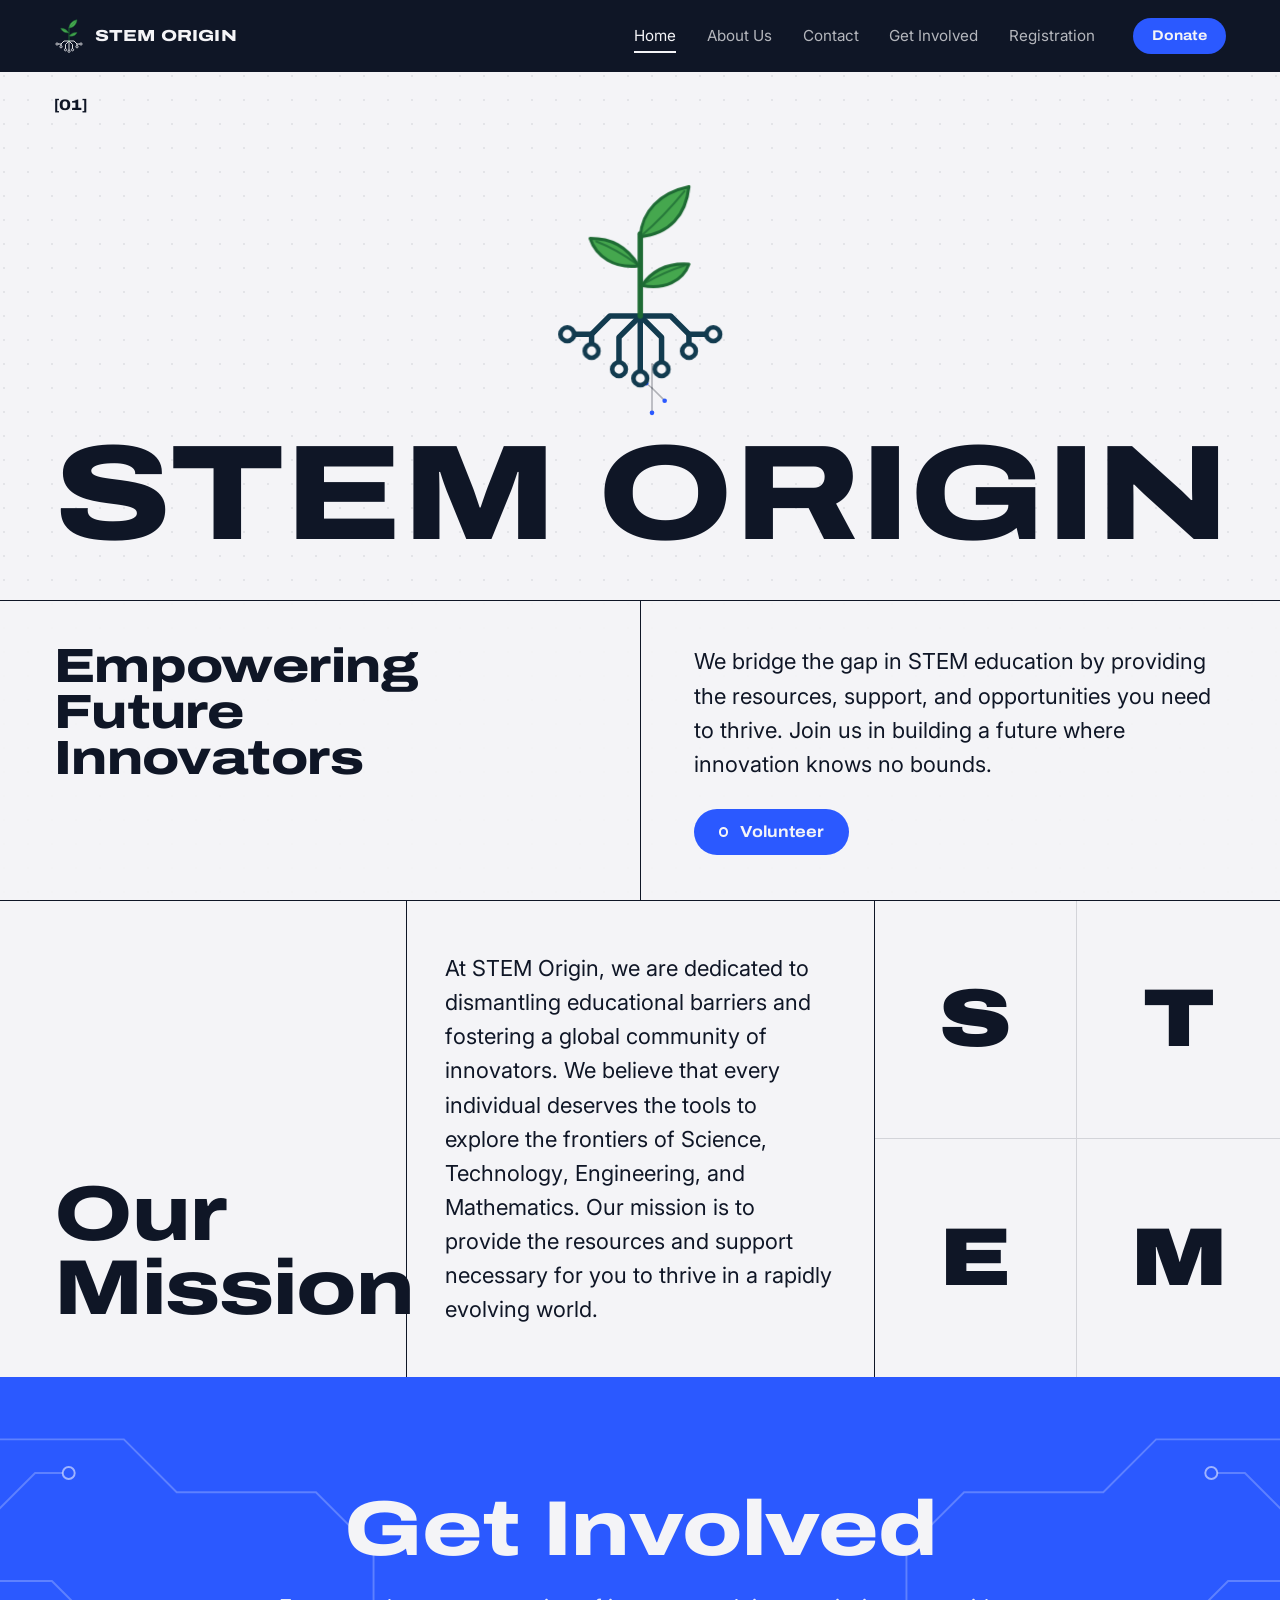
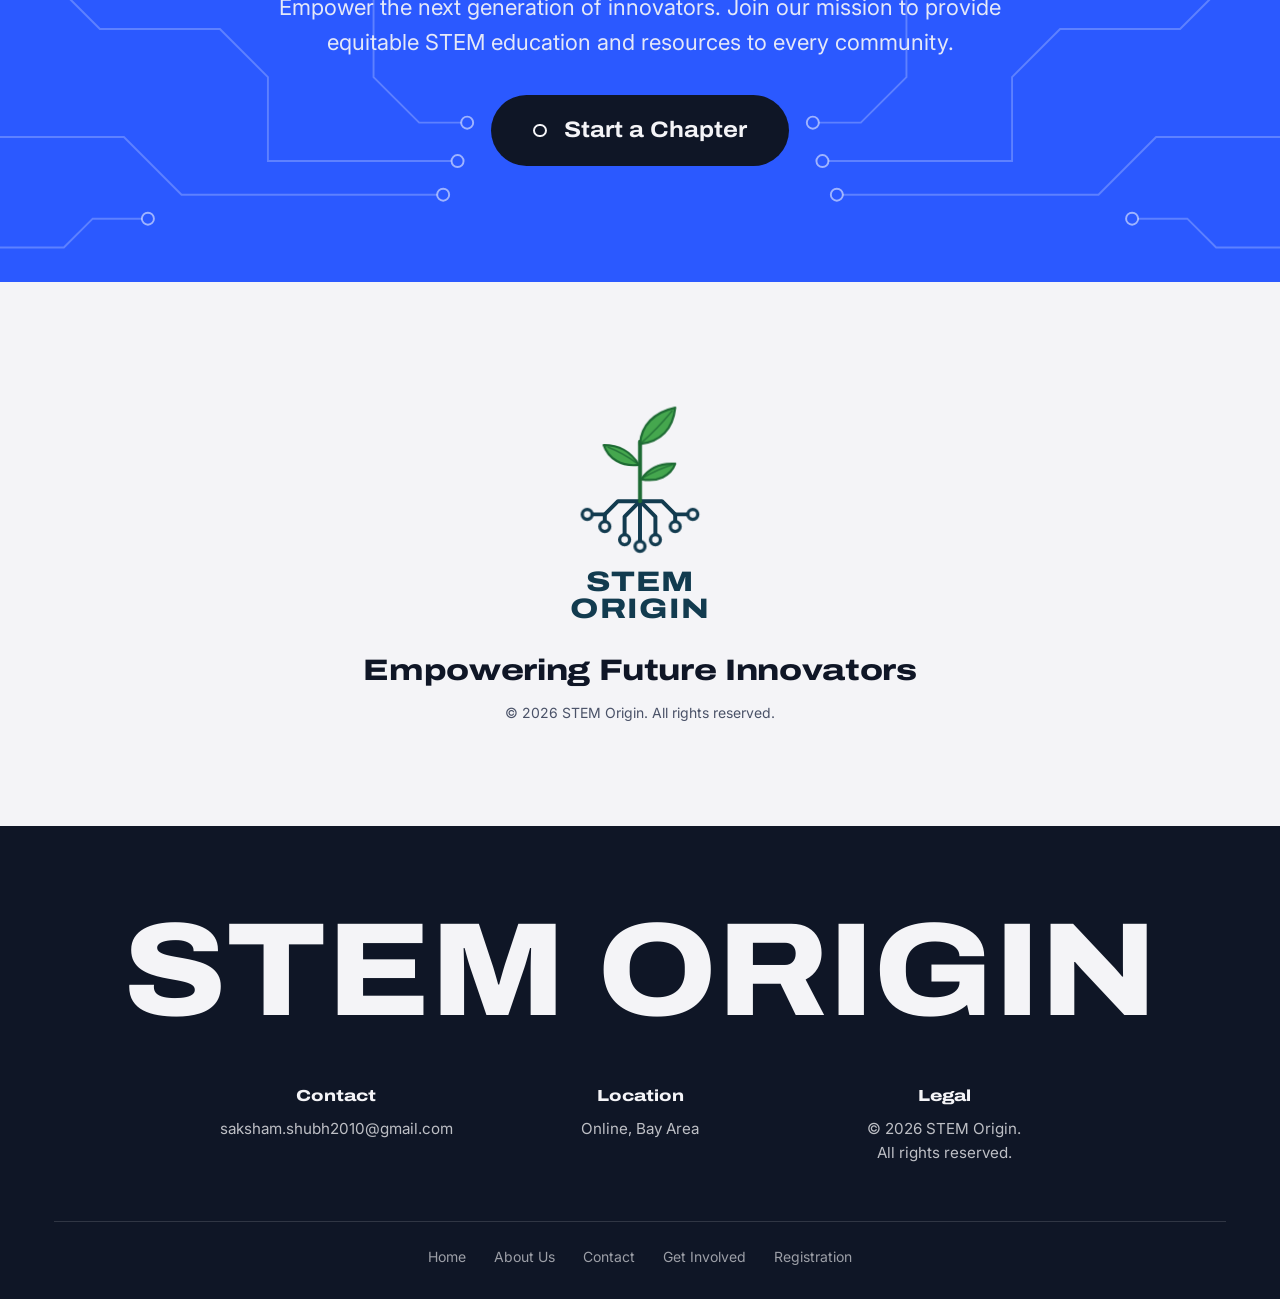
<file: index.html>
<!doctype html>
<html lang="en" class="no-js">
<head>
  <meta charset="utf-8">
  <meta name="viewport" content="width=device-width, initial-scale=1">
  <title>Home | Stem Origin</title>
  <meta name="description" content="We bridge the gap in STEM education by providing the resources, support, and opportunities you need to thrive.">
  <meta name="theme-color" content="#0F1626">
  <meta property="og:type" content="website">
  <meta property="og:site_name" content="Stem Origin">
  <meta property="og:title" content="Home | Stem Origin">
  <meta property="og:description" content="We bridge the gap in STEM education by providing the resources, support, and opportunities you need to thrive.">
  <link rel="icon" href="favicon.svg" type="image/svg+xml">
  <link rel="preconnect" href="https://fonts.googleapis.com">
  <link rel="preconnect" href="https://fonts.gstatic.com" crossorigin>
  <link rel="stylesheet" href="https://fonts.googleapis.com/css2?family=Archivo:wdth,wght@62..125,100..900&amp;family=Inter:wght@400;500;600&amp;family=JetBrains+Mono:wght@400;500&amp;display=swap">
  <link rel="stylesheet" href="assets/css/styles.css">
  <script>document.documentElement.className = 'js';</script>
  <script src="assets/js/main.js" defer></script>
</head>
<body>
  <a class="skip" href="#main">Skip to content</a>
  <header class="nav">
    <div class="nav__inner">
      <a class="brand" href="index.html" aria-label="STEM Origin home">
      <svg class="mark brand__mark" viewBox="0 0 120 142" aria-hidden="true" focusable="false">
        <g class="mark__roots" fill="none" stroke-linecap="round" stroke-linejoin="round">
          <path pathLength="1" style="--d:0s" d="M60 92V128"/>
          <path pathLength="1" style="--d:.05s" d="M60 92L46 106V122"/>
          <path pathLength="1" style="--d:.05s" d="M60 92L74 106V122"/>
          <path pathLength="1" style="--d:.1s" d="M60 92H40L28 104V110"/>
          <path pathLength="1" style="--d:.1s" d="M60 92H80L92 104V110"/>
          <path pathLength="1" style="--d:.5s" d="M28 104H17"/>
          <path pathLength="1" style="--d:.5s" d="M92 104H103"/>
        </g>
        <g class="mark__terms">
          <circle class="term" style="--d:.62s" cx="60" cy="133" r="4.5"/>
          <circle class="term" style="--d:.58s" cx="46" cy="127" r="4.5"/>
          <circle class="term" style="--d:.58s" cx="74" cy="127" r="4.5"/>
          <circle class="term" style="--d:.66s" cx="28" cy="115" r="4.5"/>
          <circle class="term" style="--d:.66s" cx="92" cy="115" r="4.5"/>
          <circle class="term" style="--d:.78s" cx="12" cy="104" r="4.5"/>
          <circle class="term" style="--d:.78s" cx="108" cy="104" r="4.5"/>
        </g>
        <path class="mark__stem" pathLength="1" style="--d:.62s" d="M60 92C60 76 60 60 60 38"/>
        <g class="leaf leaf--right" style="--d:.98s"><path class="leaf__blade" d="M61 72C68 62 78 57 92 58C88 69 76 75 61 72Z"/><path class="leaf__vein" d="M62 71Q76 63 89 59"/></g>
        <g class="leaf leaf--left" style="--d:1.1s"><path class="leaf__blade" d="M59 59C51 46 41 41 27 41C31 53 43 61 59 59Z"/><path class="leaf__vein" d="M58 58Q44 48 31 43"/></g>
        <g class="leaf leaf--top" style="--d:1.22s"><path class="leaf__blade" d="M60 40C61 23 73 11 92 7C90 26 79 38 60 40Z"/><path class="leaf__vein" d="M61 39Q75 27 89 10"/></g>
      </svg>
        <span aria-hidden="true">STEM ORIGIN</span>
      </a>
      <nav aria-label="Primary">
        <ul class="nav__links">
          <li><a href="index.html" aria-current="page">Home</a></li>
          <li><a href="about-us.html">About Us</a></li>
          <li><a href="contact.html">Contact</a></li>
          <li><a href="get-involved.html">Get Involved</a></li>
          <li><a href="registration.html">Registration</a></li>
        </ul>
      </nav>
      <a class="btn btn--sm nav__donate" href="contact.html">Donate</a>
      <button class="nav__toggle" type="button" aria-expanded="false" aria-controls="menu" data-menu-toggle>
        <span class="nav__burger" aria-hidden="true"></span><span data-menu-label>Menu</span>
      </button>
    </div>
    <span class="nav__progress" aria-hidden="true"></span>
  </header>
  <div class="menu" id="menu">
    <nav aria-label="Mobile">
      <ul class="menu__links">
          <li><a href="index.html" aria-current="page">Home</a></li>
          <li><a href="about-us.html">About Us</a></li>
          <li><a href="contact.html">Contact</a></li>
          <li><a href="get-involved.html">Get Involved</a></li>
          <li><a href="registration.html">Registration</a></li>
      </ul>
    </nav>
    <a class="btn menu__donate" href="contact.html"><span class="btn__via" aria-hidden="true"></span>Donate</a>
  </div>
  <main id="main">
    <section class="hero" data-hero data-reveal="manual" aria-labelledby="hero-title">
      <canvas class="hero__canvas" aria-hidden="true"></canvas>
      <p class="hero__index">[01]</p>
      <div class="hero__mark-wrap">
      <svg class="mark hero__mark" viewBox="0 0 120 142" aria-hidden="true" focusable="false" data-grow="load">
        <g class="mark__roots" fill="none" stroke-linecap="round" stroke-linejoin="round">
          <path pathLength="1" style="--d:0s" d="M60 92V128"/>
          <path pathLength="1" style="--d:.05s" d="M60 92L46 106V122"/>
          <path pathLength="1" style="--d:.05s" d="M60 92L74 106V122"/>
          <path pathLength="1" style="--d:.1s" d="M60 92H40L28 104V110"/>
          <path pathLength="1" style="--d:.1s" d="M60 92H80L92 104V110"/>
          <path pathLength="1" style="--d:.5s" d="M28 104H17"/>
          <path pathLength="1" style="--d:.5s" d="M92 104H103"/>
        </g>
        <g class="mark__terms">
          <circle class="term" style="--d:.62s" cx="60" cy="133" r="4.5"/>
          <circle class="term" style="--d:.58s" cx="46" cy="127" r="4.5"/>
          <circle class="term" style="--d:.58s" cx="74" cy="127" r="4.5"/>
          <circle class="term" style="--d:.66s" cx="28" cy="115" r="4.5"/>
          <circle class="term" style="--d:.66s" cx="92" cy="115" r="4.5"/>
          <circle class="term" style="--d:.78s" cx="12" cy="104" r="4.5"/>
          <circle class="term" style="--d:.78s" cx="108" cy="104" r="4.5"/>
        </g>
        <path class="mark__stem" pathLength="1" style="--d:.62s" d="M60 92C60 76 60 60 60 38"/>
        <g class="leaf leaf--right" style="--d:.98s"><path class="leaf__blade" d="M61 72C68 62 78 57 92 58C88 69 76 75 61 72Z"/><path class="leaf__vein" d="M62 71Q76 63 89 59"/></g>
        <g class="leaf leaf--left" style="--d:1.1s"><path class="leaf__blade" d="M59 59C51 46 41 41 27 41C31 53 43 61 59 59Z"/><path class="leaf__vein" d="M58 58Q44 48 31 43"/></g>
        <g class="leaf leaf--top" style="--d:1.22s"><path class="leaf__blade" d="M60 40C61 23 73 11 92 7C90 26 79 38 60 40Z"/><path class="leaf__vein" d="M61 39Q75 27 89 10"/></g>
      </svg>
      </div>
      <h1 class="hero__wordmark display" id="hero-title"><span class="fit">STEM ORIGIN</span></h1>
      <div class="hero__split r-t">
        <h2 class="hero__tagline display">Empowering Future Innovators</h2>
        <div class="hero__copy r-l">
          <p>We bridge the gap in STEM education by providing the resources, support, and opportunities you need to thrive. Join us in building a future where innovation knows no bounds.</p>
          <a class="btn" href="get-involved.html" data-magnetic><span class="btn__via" aria-hidden="true"></span>Volunteer</a>
        </div>
      </div>
    </section>

    <section class="mission" data-reveal aria-labelledby="mission-title">
      <div class="mission__grid">
        <div class="mission__head r-t">
          <h2 class="display" id="mission-title">Our Mission</h2>
        </div>
        <div class="mission__text r-t r-l">
          <p>At STEM Origin, we are dedicated to dismantling educational barriers and fostering a global community of innovators. We believe that every individual deserves the tools to explore the frontiers of <span class="kw" data-kw="s">Science</span>, <span class="kw" data-kw="t">Technology</span>, <span class="kw" data-kw="e">Engineering</span>, and <span class="kw" data-kw="m">Mathematics</span>. Our mission is to provide the resources and support necessary for you to thrive in a rapidly evolving world.</p>
        </div>
        <div class="mission__stem r-t r-l">
          <div class="stem-grid">
            <button class="stem-tile" type="button" data-kw="s" aria-pressed="false">
              <span class="stem-tile__letter" aria-hidden="true">S</span>
              <span class="stem-tile__word">Science</span>
              <svg class="stem-tile__icon" viewBox="0 0 48 48" aria-hidden="true"><ellipse cx="24" cy="24" rx="20" ry="7.5"/><ellipse cx="24" cy="24" rx="20" ry="7.5" transform="rotate(60 24 24)"/><ellipse cx="24" cy="24" rx="20" ry="7.5" transform="rotate(120 24 24)"/><circle class="solid" cx="24" cy="24" r="3.2"/></svg>
            </button>
            <button class="stem-tile" type="button" data-kw="t" aria-pressed="false">
              <span class="stem-tile__letter" aria-hidden="true">T</span>
              <span class="stem-tile__word">Technology</span>
              <svg class="stem-tile__icon" viewBox="0 0 48 48" aria-hidden="true"><rect x="13" y="13" width="22" height="22" rx="2.5"/><rect x="19.5" y="19.5" width="9" height="9" rx="1"/><path d="M19 13V7M24 13V7M29 13V7M19 35v6M24 35v6M29 35v6M13 19H7M13 24H7M13 29H7M35 19h6M35 24h6M35 29h6"/></svg>
            </button>
            <button class="stem-tile" type="button" data-kw="e" aria-pressed="false">
              <span class="stem-tile__letter" aria-hidden="true">E</span>
              <span class="stem-tile__word">Engineering</span>
              <svg class="stem-tile__icon" viewBox="0 0 48 48" aria-hidden="true"><circle cx="24" cy="24" r="12"/><circle cx="24" cy="24" r="4.5"/><path stroke-width="4.5" d="M36 24h6M32.5 32.5l4.2 4.2M24 36v6M15.5 32.5l-4.2 4.2M12 24H6M15.5 15.5l-4.2-4.2M24 12V6M32.5 15.5l4.2-4.2"/></svg>
            </button>
            <button class="stem-tile" type="button" data-kw="m" aria-pressed="false">
              <span class="stem-tile__letter" aria-hidden="true">M</span>
              <span class="stem-tile__word">Mathematics</span>
              <svg class="stem-tile__icon" viewBox="0 0 48 48" aria-hidden="true"><path d="M35 9H13l12 15-12 15h22"/></svg>
            </button>
          </div>
        </div>
      </div>
    </section>

    <section class="band" data-band aria-labelledby="involved-title">
      <svg class="band__traces" viewBox="0 0 1200 420" preserveAspectRatio="xMidYMid slice" aria-hidden="true" focusable="false">
        <g class="band__lines"><path d="M-10 52H170L214 96H330L378 144V250L416 288H456"/><path d="M-10 170H110L150 210H250L290 250V320H448"/><path d="M-10 300H170L218 348H436"/><path d="M-10 112H64L96 80H124"/><path d="M-10 392H120L144 368H190"/></g><g class="band__vias"><circle cx="456" cy="288" r="5"/><circle cx="448" cy="320" r="5"/><circle cx="436" cy="348" r="5"/><circle cx="124" cy="80" r="5"/><circle cx="190" cy="368" r="5"/></g><g class="band__pulses"><path pathLength="1" style="--d:0s" d="M-10 52H170L214 96H330L378 144V250L416 288H456"/><path pathLength="1" style="--d:.35s" d="M-10 170H110L150 210H250L290 250V320H448"/><path pathLength="1" style="--d:.7s" d="M-10 300H170L218 348H436"/><path pathLength="1" style="--d:1s" d="M-10 112H64L96 80H124"/><path pathLength="1" style="--d:.5s" d="M-10 392H120L144 368H190"/></g>
        <g transform="translate(1200 0) scale(-1 1)"><g class="band__lines"><path d="M-10 52H170L214 96H330L378 144V250L416 288H456"/><path d="M-10 170H110L150 210H250L290 250V320H448"/><path d="M-10 300H170L218 348H436"/><path d="M-10 112H64L96 80H124"/><path d="M-10 392H120L144 368H190"/></g><g class="band__vias"><circle cx="456" cy="288" r="5"/><circle cx="448" cy="320" r="5"/><circle cx="436" cy="348" r="5"/><circle cx="124" cy="80" r="5"/><circle cx="190" cy="368" r="5"/></g><g class="band__pulses"><path pathLength="1" style="--d:calc(0s + .18s)" d="M-10 52H170L214 96H330L378 144V250L416 288H456"/><path pathLength="1" style="--d:calc(.35s + .18s)" d="M-10 170H110L150 210H250L290 250V320H448"/><path pathLength="1" style="--d:calc(.7s + .18s)" d="M-10 300H170L218 348H436"/><path pathLength="1" style="--d:calc(1s + .18s)" d="M-10 112H64L96 80H124"/><path pathLength="1" style="--d:calc(.5s + .18s)" d="M-10 392H120L144 368H190"/></g></g>
      </svg>
      <div class="band__inner">
        <h2 class="display" id="involved-title">Get Involved</h2>
        <p>Empower the next generation of innovators. Join our mission to provide equitable STEM education and resources to every community.</p>
        <a class="btn btn--ink btn--xl" href="get-involved.html" data-magnetic><span class="btn__via" aria-hidden="true"></span>Start a Chapter</a>
      </div>
    </section>

    <section class="sign-off" aria-label="STEM Origin">
      <button class="lockup" type="button" data-regrow aria-label="STEM Origin logo, replay the growth animation">
      <svg class="mark " viewBox="0 0 120 142" aria-hidden="true" focusable="false" data-grow="view">
        <g class="mark__roots" fill="none" stroke-linecap="round" stroke-linejoin="round">
          <path pathLength="1" style="--d:0s" d="M60 92V128"/>
          <path pathLength="1" style="--d:.05s" d="M60 92L46 106V122"/>
          <path pathLength="1" style="--d:.05s" d="M60 92L74 106V122"/>
          <path pathLength="1" style="--d:.1s" d="M60 92H40L28 104V110"/>
          <path pathLength="1" style="--d:.1s" d="M60 92H80L92 104V110"/>
          <path pathLength="1" style="--d:.5s" d="M28 104H17"/>
          <path pathLength="1" style="--d:.5s" d="M92 104H103"/>
        </g>
        <g class="mark__terms">
          <circle class="term" style="--d:.62s" cx="60" cy="133" r="4.5"/>
          <circle class="term" style="--d:.58s" cx="46" cy="127" r="4.5"/>
          <circle class="term" style="--d:.58s" cx="74" cy="127" r="4.5"/>
          <circle class="term" style="--d:.66s" cx="28" cy="115" r="4.5"/>
          <circle class="term" style="--d:.66s" cx="92" cy="115" r="4.5"/>
          <circle class="term" style="--d:.78s" cx="12" cy="104" r="4.5"/>
          <circle class="term" style="--d:.78s" cx="108" cy="104" r="4.5"/>
        </g>
        <path class="mark__stem" pathLength="1" style="--d:.62s" d="M60 92C60 76 60 60 60 38"/>
        <g class="leaf leaf--right" style="--d:.98s"><path class="leaf__blade" d="M61 72C68 62 78 57 92 58C88 69 76 75 61 72Z"/><path class="leaf__vein" d="M62 71Q76 63 89 59"/></g>
        <g class="leaf leaf--left" style="--d:1.1s"><path class="leaf__blade" d="M59 59C51 46 41 41 27 41C31 53 43 61 59 59Z"/><path class="leaf__vein" d="M58 58Q44 48 31 43"/></g>
        <g class="leaf leaf--top" style="--d:1.22s"><path class="leaf__blade" d="M60 40C61 23 73 11 92 7C90 26 79 38 60 40Z"/><path class="leaf__vein" d="M61 39Q75 27 89 10"/></g>
      </svg>
        <span class="lockup__text" aria-hidden="true">STEM<br>ORIGIN</span>
      </button>
      <p class="sign-off__tag display">Empowering Future Innovators</p>
      <p class="sign-off__legal">© 2026 STEM Origin. All rights reserved.</p>
    </section>
  </main>
  <footer class="footer">
    <p class="footer__wordmark display"><span class="fit" data-proximity>STEM ORIGIN</span></p>
    <div class="footer__cols">
      <div>
        <h2>Contact</h2>
        <p><a href="mailto:saksham.shubh2010@gmail.com">saksham.shubh2010@gmail.com</a></p>
      </div>
      <div>
        <h2>Location</h2>
        <p>Online, Bay Area</p>
      </div>
      <div>
        <h2>Legal</h2>
        <p>© 2026 STEM Origin.<br>All rights reserved.</p>
      </div>
    </div>
    <nav class="footer__nav" aria-label="Footer">
      <a href="index.html">Home</a>
      <a href="about-us.html">About Us</a>
      <a href="contact.html">Contact</a>
      <a href="get-involved.html">Get Involved</a>
      <a href="registration.html">Registration</a>
    </nav>
  </footer>
</body>
</html>
</file>
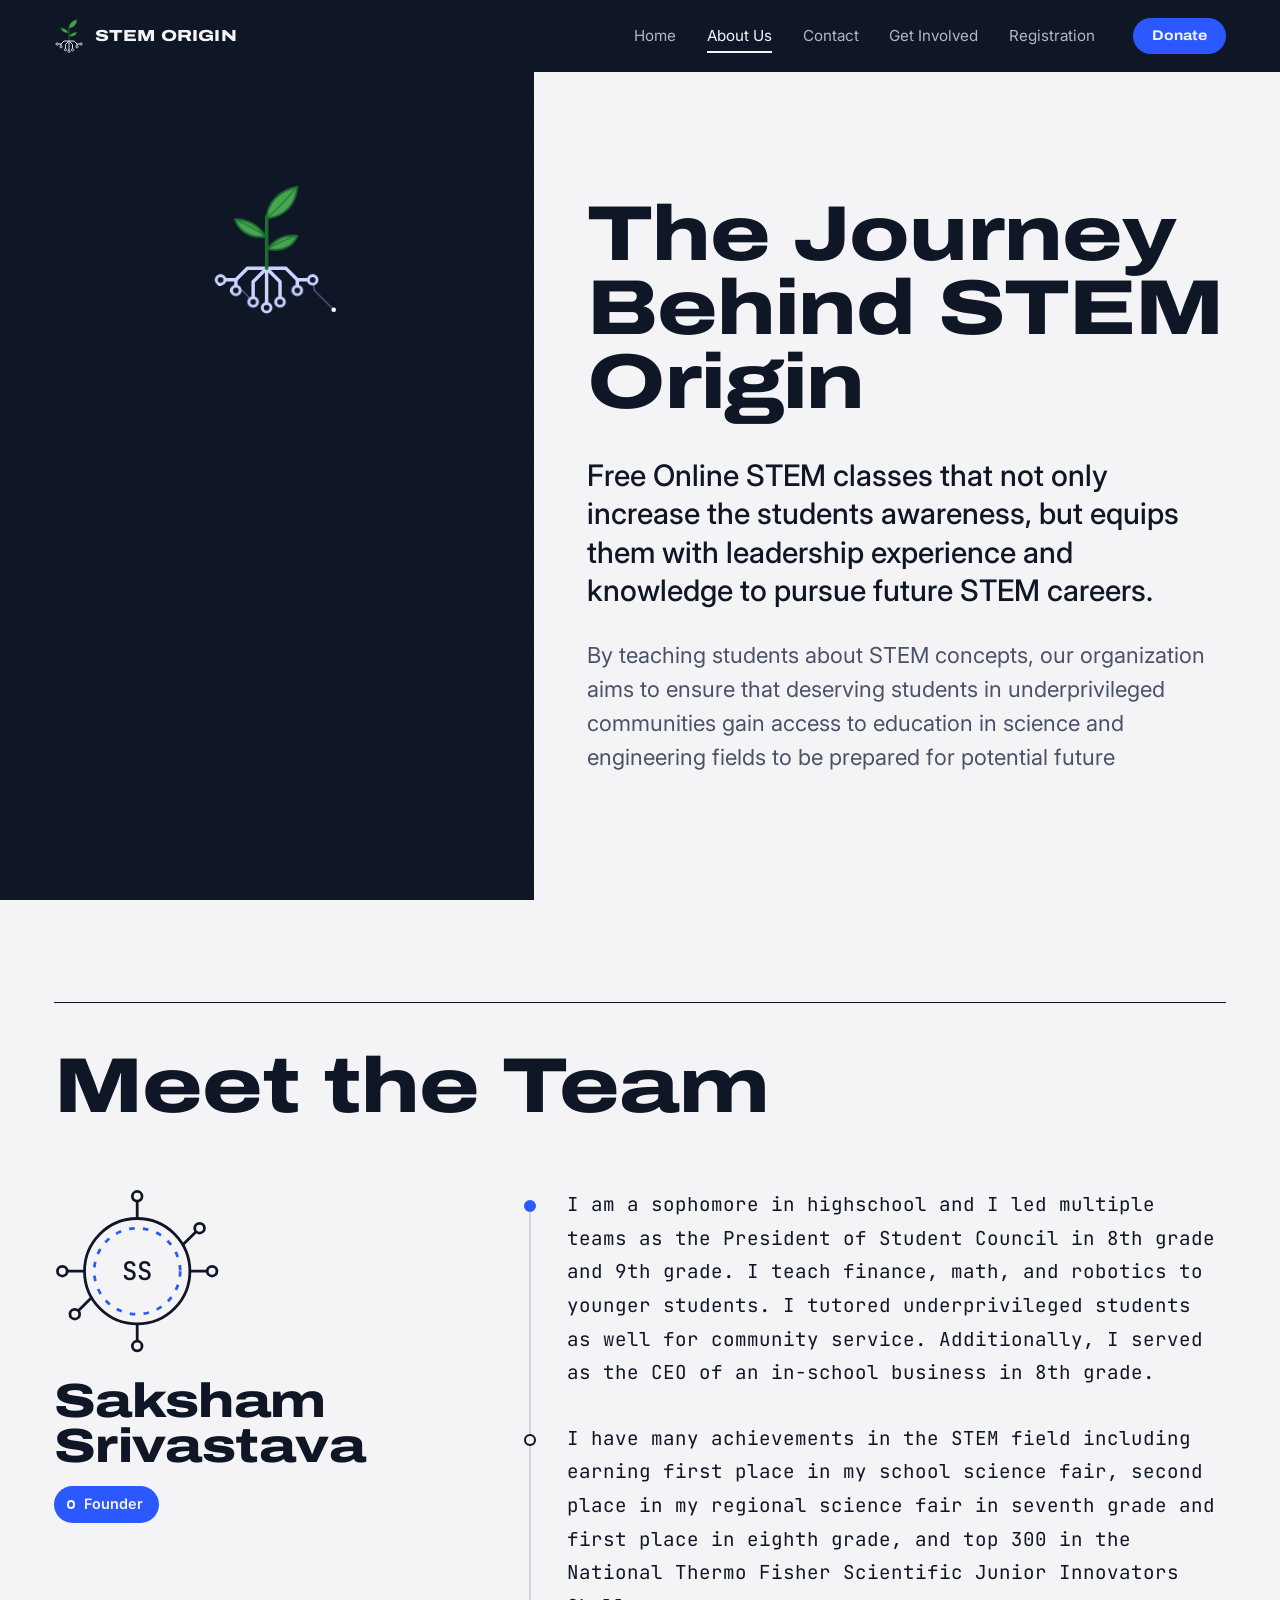
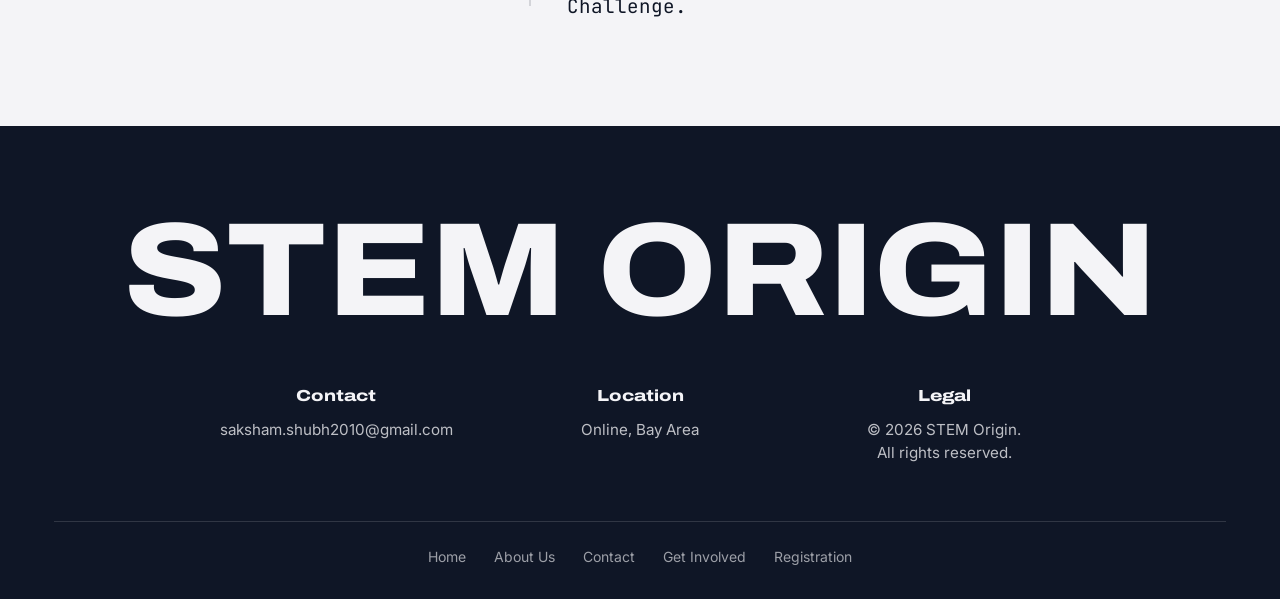
<file: about-us.html>
<!doctype html>
<html lang="en" class="no-js">
<head>
  <meta charset="utf-8">
  <meta name="viewport" content="width=device-width, initial-scale=1">
  <title>About Us | Stem Origin</title>
  <meta name="description" content="Free Online STEM classes that not only increase the students awareness, but equips them with leadership experience and knowledge to pursue future STEM careers.">
  <meta name="theme-color" content="#0F1626">
  <meta property="og:type" content="website">
  <meta property="og:site_name" content="Stem Origin">
  <meta property="og:title" content="About Us | Stem Origin">
  <meta property="og:description" content="Free Online STEM classes that not only increase the students awareness, but equips them with leadership experience and knowledge to pursue future STEM careers.">
  <link rel="icon" href="favicon.svg" type="image/svg+xml">
  <link rel="preconnect" href="https://fonts.googleapis.com">
  <link rel="preconnect" href="https://fonts.gstatic.com" crossorigin>
  <link rel="stylesheet" href="https://fonts.googleapis.com/css2?family=Archivo:wdth,wght@62..125,100..900&amp;family=Inter:wght@400;500;600&amp;family=JetBrains+Mono:wght@400;500&amp;display=swap">
  <link rel="stylesheet" href="assets/css/styles.css">
  <script>document.documentElement.className = 'js';</script>
  <script src="assets/js/main.js" defer></script>
</head>
<body>
  <a class="skip" href="#main">Skip to content</a>
  <header class="nav">
    <div class="nav__inner">
      <a class="brand" href="index.html" aria-label="STEM Origin home">
      <svg class="mark brand__mark" viewBox="0 0 120 142" aria-hidden="true" focusable="false">
        <g class="mark__roots" fill="none" stroke-linecap="round" stroke-linejoin="round">
          <path pathLength="1" style="--d:0s" d="M60 92V128"/>
          <path pathLength="1" style="--d:.05s" d="M60 92L46 106V122"/>
          <path pathLength="1" style="--d:.05s" d="M60 92L74 106V122"/>
          <path pathLength="1" style="--d:.1s" d="M60 92H40L28 104V110"/>
          <path pathLength="1" style="--d:.1s" d="M60 92H80L92 104V110"/>
          <path pathLength="1" style="--d:.5s" d="M28 104H17"/>
          <path pathLength="1" style="--d:.5s" d="M92 104H103"/>
        </g>
        <g class="mark__terms">
          <circle class="term" style="--d:.62s" cx="60" cy="133" r="4.5"/>
          <circle class="term" style="--d:.58s" cx="46" cy="127" r="4.5"/>
          <circle class="term" style="--d:.58s" cx="74" cy="127" r="4.5"/>
          <circle class="term" style="--d:.66s" cx="28" cy="115" r="4.5"/>
          <circle class="term" style="--d:.66s" cx="92" cy="115" r="4.5"/>
          <circle class="term" style="--d:.78s" cx="12" cy="104" r="4.5"/>
          <circle class="term" style="--d:.78s" cx="108" cy="104" r="4.5"/>
        </g>
        <path class="mark__stem" pathLength="1" style="--d:.62s" d="M60 92C60 76 60 60 60 38"/>
        <g class="leaf leaf--right" style="--d:.98s"><path class="leaf__blade" d="M61 72C68 62 78 57 92 58C88 69 76 75 61 72Z"/><path class="leaf__vein" d="M62 71Q76 63 89 59"/></g>
        <g class="leaf leaf--left" style="--d:1.1s"><path class="leaf__blade" d="M59 59C51 46 41 41 27 41C31 53 43 61 59 59Z"/><path class="leaf__vein" d="M58 58Q44 48 31 43"/></g>
        <g class="leaf leaf--top" style="--d:1.22s"><path class="leaf__blade" d="M60 40C61 23 73 11 92 7C90 26 79 38 60 40Z"/><path class="leaf__vein" d="M61 39Q75 27 89 10"/></g>
      </svg>
        <span aria-hidden="true">STEM ORIGIN</span>
      </a>
      <nav aria-label="Primary">
        <ul class="nav__links">
          <li><a href="index.html">Home</a></li>
          <li><a href="about-us.html" aria-current="page">About Us</a></li>
          <li><a href="contact.html">Contact</a></li>
          <li><a href="get-involved.html">Get Involved</a></li>
          <li><a href="registration.html">Registration</a></li>
        </ul>
      </nav>
      <a class="btn btn--sm nav__donate" href="contact.html">Donate</a>
      <button class="nav__toggle" type="button" aria-expanded="false" aria-controls="menu" data-menu-toggle>
        <span class="nav__burger" aria-hidden="true"></span><span data-menu-label>Menu</span>
      </button>
    </div>
    <span class="nav__progress" aria-hidden="true"></span>
  </header>
  <div class="menu" id="menu">
    <nav aria-label="Mobile">
      <ul class="menu__links">
          <li><a href="index.html">Home</a></li>
          <li><a href="about-us.html" aria-current="page">About Us</a></li>
          <li><a href="contact.html">Contact</a></li>
          <li><a href="get-involved.html">Get Involved</a></li>
          <li><a href="registration.html">Registration</a></li>
      </ul>
    </nav>
    <a class="btn menu__donate" href="contact.html"><span class="btn__via" aria-hidden="true"></span>Donate</a>
  </div>
  <main id="main">
    <section class="journey" data-reveal aria-labelledby="journey-title">
      <div class="journey__board">
        <canvas data-circuit="board" aria-hidden="true"></canvas>
        <svg class="mark " viewBox="0 0 120 142" aria-hidden="true" focusable="false" data-grow="view">
        <g class="mark__roots" fill="none" stroke-linecap="round" stroke-linejoin="round">
          <path pathLength="1" style="--d:0s" d="M60 92V128"/>
          <path pathLength="1" style="--d:.05s" d="M60 92L46 106V122"/>
          <path pathLength="1" style="--d:.05s" d="M60 92L74 106V122"/>
          <path pathLength="1" style="--d:.1s" d="M60 92H40L28 104V110"/>
          <path pathLength="1" style="--d:.1s" d="M60 92H80L92 104V110"/>
          <path pathLength="1" style="--d:.5s" d="M28 104H17"/>
          <path pathLength="1" style="--d:.5s" d="M92 104H103"/>
        </g>
        <g class="mark__terms">
          <circle class="term" style="--d:.62s" cx="60" cy="133" r="4.5"/>
          <circle class="term" style="--d:.58s" cx="46" cy="127" r="4.5"/>
          <circle class="term" style="--d:.58s" cx="74" cy="127" r="4.5"/>
          <circle class="term" style="--d:.66s" cx="28" cy="115" r="4.5"/>
          <circle class="term" style="--d:.66s" cx="92" cy="115" r="4.5"/>
          <circle class="term" style="--d:.78s" cx="12" cy="104" r="4.5"/>
          <circle class="term" style="--d:.78s" cx="108" cy="104" r="4.5"/>
        </g>
        <path class="mark__stem" pathLength="1" style="--d:.62s" d="M60 92C60 76 60 60 60 38"/>
        <g class="leaf leaf--right" style="--d:.98s"><path class="leaf__blade" d="M61 72C68 62 78 57 92 58C88 69 76 75 61 72Z"/><path class="leaf__vein" d="M62 71Q76 63 89 59"/></g>
        <g class="leaf leaf--left" style="--d:1.1s"><path class="leaf__blade" d="M59 59C51 46 41 41 27 41C31 53 43 61 59 59Z"/><path class="leaf__vein" d="M58 58Q44 48 31 43"/></g>
        <g class="leaf leaf--top" style="--d:1.22s"><path class="leaf__blade" d="M60 40C61 23 73 11 92 7C90 26 79 38 60 40Z"/><path class="leaf__vein" d="M61 39Q75 27 89 10"/></g>
      </svg>
      </div>
      <div class="journey__text r-l">
        <h1 class="page-title display" id="journey-title">The Journey Behind STEM Origin</h1>
        <p class="lede">Free Online STEM classes that not only increase the students awareness, but equips them with leadership experience and knowledge to pursue future STEM careers.</p>
        <p>By teaching students about STEM concepts, our organization aims to ensure that deserving students in underprivileged communities gain access to education in science and engineering fields to be prepared for potential future</p>
      </div>
    </section>

    <section class="team" data-reveal aria-labelledby="team-title">
      <h2 class="team__title display r-t" id="team-title">Meet the Team</h2>
      <article class="member">
        <div class="member__id">
          <div class="member__badge" aria-hidden="true">
            <svg viewBox="0 0 120 120" focusable="false">
              <circle class="ring" cx="60" cy="60" r="38"/>
              <circle class="ring-in" cx="60" cy="60" r="31"/>
              <path d="M60 22V9M92.9 41L103 31M98 60H111M27.1 79L17 89M22 60H9M60 98V111"/>
              <circle class="via" cx="60" cy="6" r="3.5"/><circle class="via" cx="105" cy="29" r="3.5"/>
              <circle class="via" cx="114" cy="60" r="3.5"/><circle class="via" cx="15" cy="91" r="3.5"/>
              <circle class="via" cx="6" cy="60" r="3.5"/><circle class="via" cx="60" cy="114" r="3.5"/>
            </svg>
            <span>SS</span>
          </div>
          <h3 class="display">Saksham Srivastava</h3>
          <p class="member__role">Founder</p>
        </div>
        <div class="member__bio">
          <p>I am a sophomore in highschool and I led multiple teams as the President of Student Council in 8th grade and 9th grade. I teach finance, math, and robotics to younger students. I tutored underprivileged students as well for community service. Additionally, I served as the CEO of an in-school business in 8th grade.</p>
          <p>I have many achievements in the STEM field including earning first place in my school science fair, second place in my regional science fair in seventh grade and first place in eighth grade, and top 300 in the National Thermo Fisher Scientific Junior Innovators Challenge.</p>
        </div>
      </article>
    </section>
  </main>
  <footer class="footer">
    <p class="footer__wordmark display"><span class="fit" data-proximity>STEM ORIGIN</span></p>
    <div class="footer__cols">
      <div>
        <h2>Contact</h2>
        <p><a href="mailto:saksham.shubh2010@gmail.com">saksham.shubh2010@gmail.com</a></p>
      </div>
      <div>
        <h2>Location</h2>
        <p>Online, Bay Area</p>
      </div>
      <div>
        <h2>Legal</h2>
        <p>© 2026 STEM Origin.<br>All rights reserved.</p>
      </div>
    </div>
    <nav class="footer__nav" aria-label="Footer">
      <a href="index.html">Home</a>
      <a href="about-us.html">About Us</a>
      <a href="contact.html">Contact</a>
      <a href="get-involved.html">Get Involved</a>
      <a href="registration.html">Registration</a>
    </nav>
  </footer>
</body>
</html>
</file>
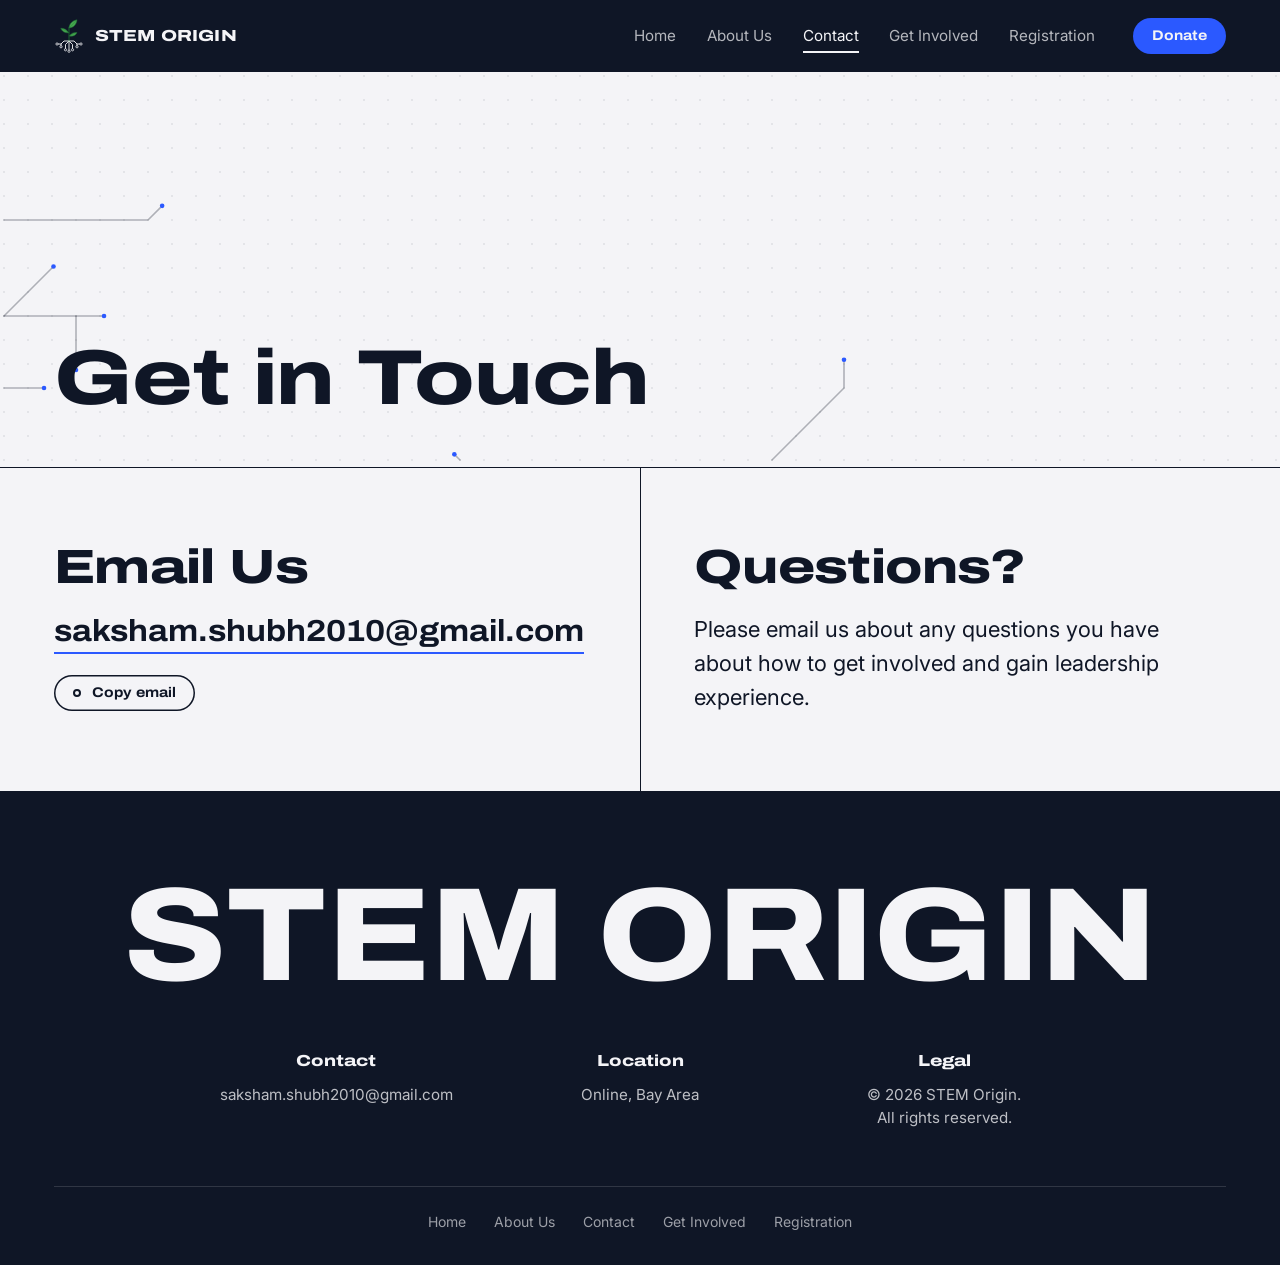
<file: contact.html>
<!doctype html>
<html lang="en" class="no-js">
<head>
  <meta charset="utf-8">
  <meta name="viewport" content="width=device-width, initial-scale=1">
  <title>Contact | Stem Origin</title>
  <meta name="description" content="Please email us about any questions you have about how to get involved and gain leadership experience.">
  <meta name="theme-color" content="#0F1626">
  <meta property="og:type" content="website">
  <meta property="og:site_name" content="Stem Origin">
  <meta property="og:title" content="Contact | Stem Origin">
  <meta property="og:description" content="Please email us about any questions you have about how to get involved and gain leadership experience.">
  <link rel="icon" href="favicon.svg" type="image/svg+xml">
  <link rel="preconnect" href="https://fonts.googleapis.com">
  <link rel="preconnect" href="https://fonts.gstatic.com" crossorigin>
  <link rel="stylesheet" href="https://fonts.googleapis.com/css2?family=Archivo:wdth,wght@62..125,100..900&amp;family=Inter:wght@400;500;600&amp;family=JetBrains+Mono:wght@400;500&amp;display=swap">
  <link rel="stylesheet" href="assets/css/styles.css">
  <script>document.documentElement.className = 'js';</script>
  <script src="assets/js/main.js" defer></script>
</head>
<body>
  <a class="skip" href="#main">Skip to content</a>
  <header class="nav">
    <div class="nav__inner">
      <a class="brand" href="index.html" aria-label="STEM Origin home">
      <svg class="mark brand__mark" viewBox="0 0 120 142" aria-hidden="true" focusable="false">
        <g class="mark__roots" fill="none" stroke-linecap="round" stroke-linejoin="round">
          <path pathLength="1" style="--d:0s" d="M60 92V128"/>
          <path pathLength="1" style="--d:.05s" d="M60 92L46 106V122"/>
          <path pathLength="1" style="--d:.05s" d="M60 92L74 106V122"/>
          <path pathLength="1" style="--d:.1s" d="M60 92H40L28 104V110"/>
          <path pathLength="1" style="--d:.1s" d="M60 92H80L92 104V110"/>
          <path pathLength="1" style="--d:.5s" d="M28 104H17"/>
          <path pathLength="1" style="--d:.5s" d="M92 104H103"/>
        </g>
        <g class="mark__terms">
          <circle class="term" style="--d:.62s" cx="60" cy="133" r="4.5"/>
          <circle class="term" style="--d:.58s" cx="46" cy="127" r="4.5"/>
          <circle class="term" style="--d:.58s" cx="74" cy="127" r="4.5"/>
          <circle class="term" style="--d:.66s" cx="28" cy="115" r="4.5"/>
          <circle class="term" style="--d:.66s" cx="92" cy="115" r="4.5"/>
          <circle class="term" style="--d:.78s" cx="12" cy="104" r="4.5"/>
          <circle class="term" style="--d:.78s" cx="108" cy="104" r="4.5"/>
        </g>
        <path class="mark__stem" pathLength="1" style="--d:.62s" d="M60 92C60 76 60 60 60 38"/>
        <g class="leaf leaf--right" style="--d:.98s"><path class="leaf__blade" d="M61 72C68 62 78 57 92 58C88 69 76 75 61 72Z"/><path class="leaf__vein" d="M62 71Q76 63 89 59"/></g>
        <g class="leaf leaf--left" style="--d:1.1s"><path class="leaf__blade" d="M59 59C51 46 41 41 27 41C31 53 43 61 59 59Z"/><path class="leaf__vein" d="M58 58Q44 48 31 43"/></g>
        <g class="leaf leaf--top" style="--d:1.22s"><path class="leaf__blade" d="M60 40C61 23 73 11 92 7C90 26 79 38 60 40Z"/><path class="leaf__vein" d="M61 39Q75 27 89 10"/></g>
      </svg>
        <span aria-hidden="true">STEM ORIGIN</span>
      </a>
      <nav aria-label="Primary">
        <ul class="nav__links">
          <li><a href="index.html">Home</a></li>
          <li><a href="about-us.html">About Us</a></li>
          <li><a href="contact.html" aria-current="page">Contact</a></li>
          <li><a href="get-involved.html">Get Involved</a></li>
          <li><a href="registration.html">Registration</a></li>
        </ul>
      </nav>
      <a class="btn btn--sm nav__donate" href="contact.html">Donate</a>
      <button class="nav__toggle" type="button" aria-expanded="false" aria-controls="menu" data-menu-toggle>
        <span class="nav__burger" aria-hidden="true"></span><span data-menu-label>Menu</span>
      </button>
    </div>
    <span class="nav__progress" aria-hidden="true"></span>
  </header>
  <div class="menu" id="menu">
    <nav aria-label="Mobile">
      <ul class="menu__links">
          <li><a href="index.html">Home</a></li>
          <li><a href="about-us.html">About Us</a></li>
          <li><a href="contact.html" aria-current="page">Contact</a></li>
          <li><a href="get-involved.html">Get Involved</a></li>
          <li><a href="registration.html">Registration</a></li>
      </ul>
    </nav>
    <a class="btn menu__donate" href="contact.html"><span class="btn__via" aria-hidden="true"></span>Donate</a>
  </div>
  <main id="main">
    <header class="page-head">
      <canvas data-circuit="edge" aria-hidden="true"></canvas>
      <h1 class="page-title display">Get in Touch</h1>
    </header>

    <section class="contact" data-reveal>
      <div class="contact__cell">
        <h2 class="display">Email Us</h2>
        <a class="contact__email" href="mailto:saksham.shubh2010@gmail.com">saksham.shubh2010@gmail.com</a>
        <button class="btn btn--ghost btn--sm" type="button" data-copy="saksham.shubh2010@gmail.com">
          <span class="btn__via" aria-hidden="true"></span><span data-copy-label aria-live="polite">Copy email</span>
        </button>
      </div>
      <div class="contact__cell r-l">
        <h2 class="display">Questions?</h2>
        <p>Please email us about any questions you have about how to get involved and gain leadership experience.</p>
      </div>
    </section>
  </main>
  <footer class="footer">
    <p class="footer__wordmark display"><span class="fit" data-proximity>STEM ORIGIN</span></p>
    <div class="footer__cols">
      <div>
        <h2>Contact</h2>
        <p><a href="mailto:saksham.shubh2010@gmail.com">saksham.shubh2010@gmail.com</a></p>
      </div>
      <div>
        <h2>Location</h2>
        <p>Online, Bay Area</p>
      </div>
      <div>
        <h2>Legal</h2>
        <p>© 2026 STEM Origin.<br>All rights reserved.</p>
      </div>
    </div>
    <nav class="footer__nav" aria-label="Footer">
      <a href="index.html">Home</a>
      <a href="about-us.html">About Us</a>
      <a href="contact.html">Contact</a>
      <a href="get-involved.html">Get Involved</a>
      <a href="registration.html">Registration</a>
    </nav>
  </footer>
</body>
</html>
</file>
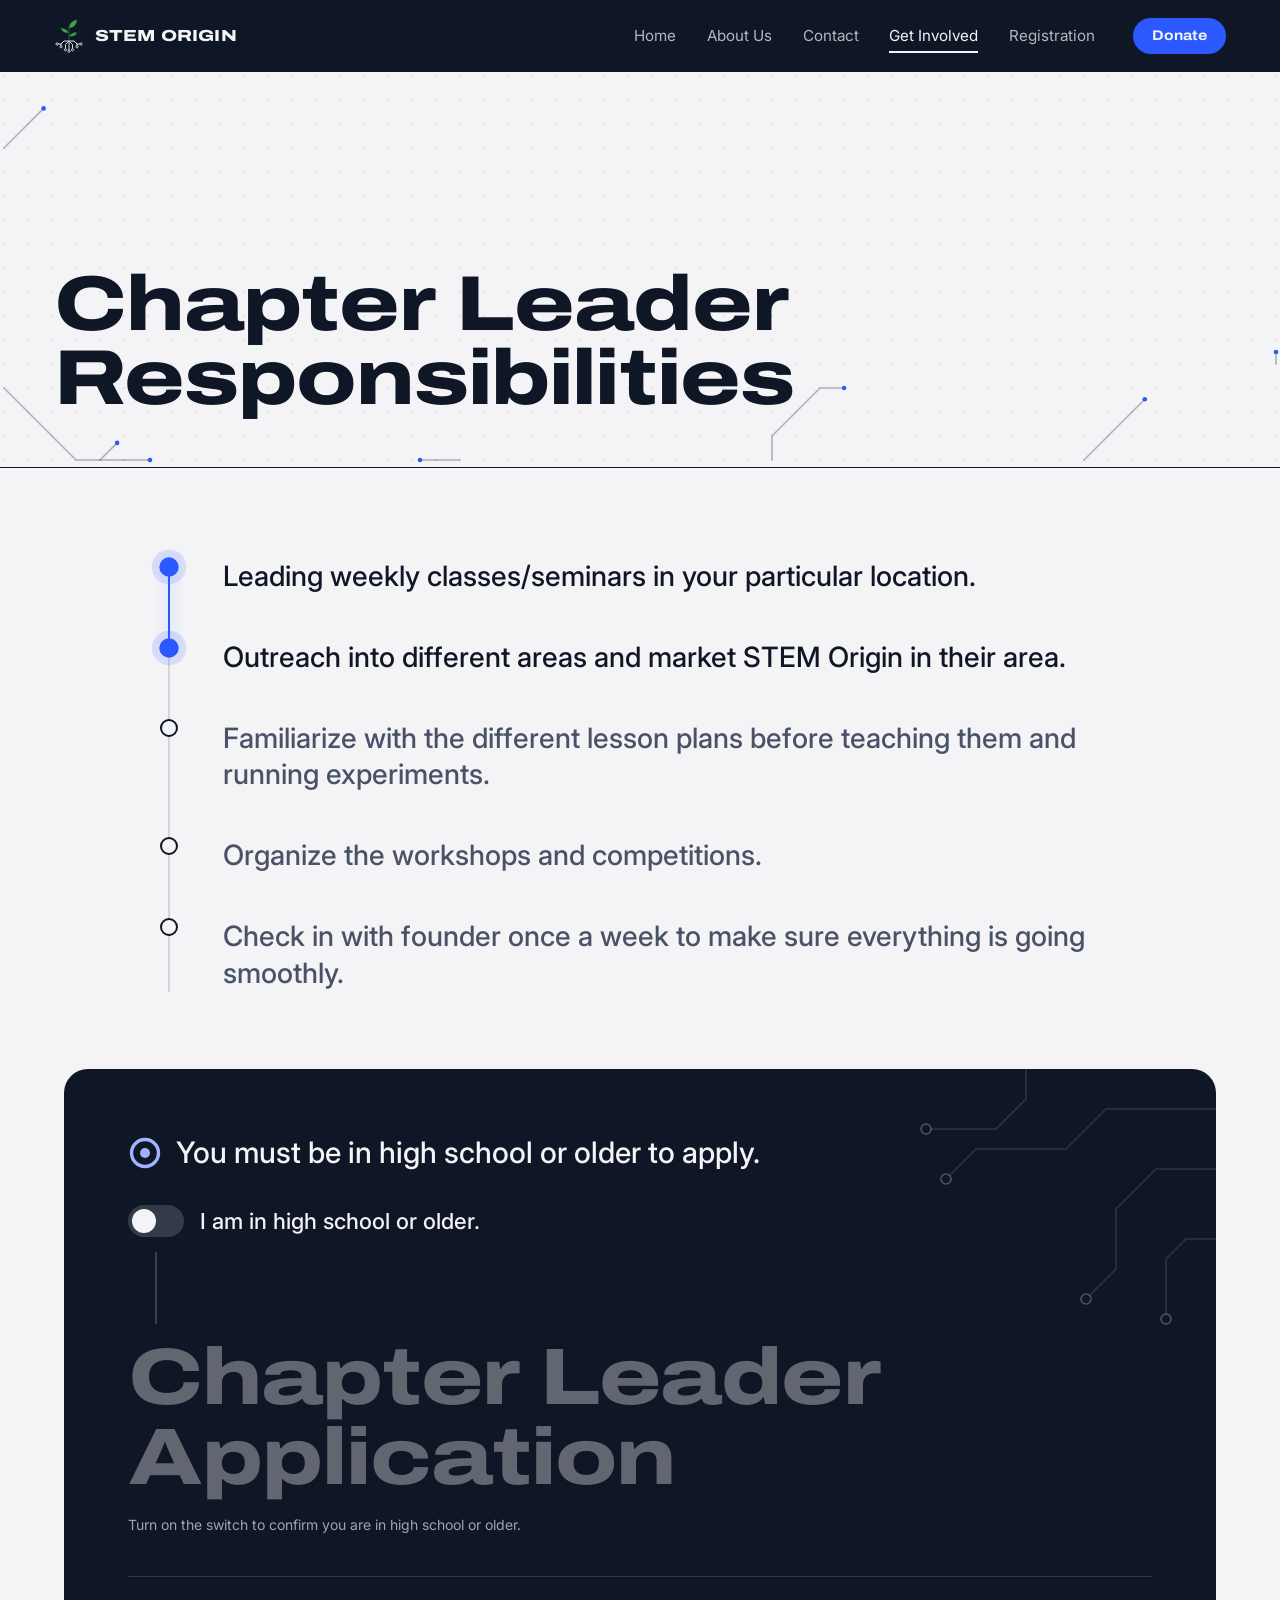
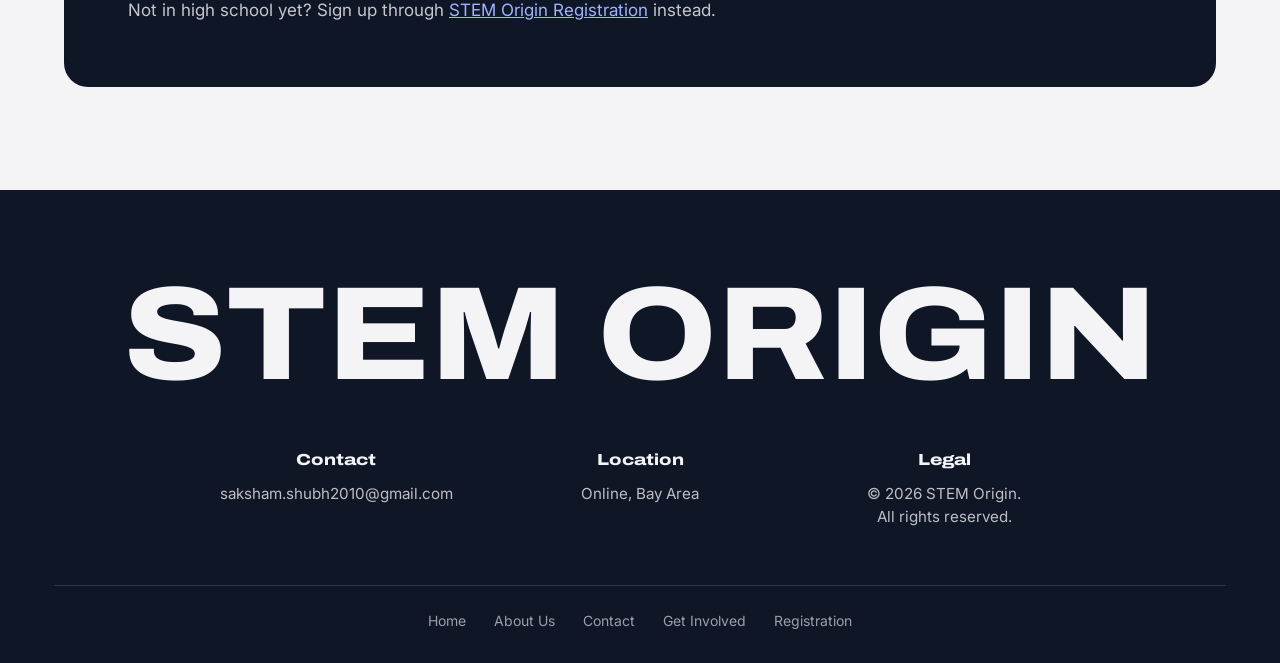
<file: get-involved.html>
<!doctype html>
<html lang="en" class="no-js">
<head>
  <meta charset="utf-8">
  <meta name="viewport" content="width=device-width, initial-scale=1">
  <title>Get Involved | Stem Origin</title>
  <meta name="description" content="Chapter Leader Responsibilities and the Chapter Leader Application for STEM Origin. Applicants must be in high school or older.">
  <meta name="theme-color" content="#0F1626">
  <meta property="og:type" content="website">
  <meta property="og:site_name" content="Stem Origin">
  <meta property="og:title" content="Get Involved | Stem Origin">
  <meta property="og:description" content="Chapter Leader Responsibilities and the Chapter Leader Application for STEM Origin. Applicants must be in high school or older.">
  <link rel="icon" href="favicon.svg" type="image/svg+xml">
  <link rel="preconnect" href="https://fonts.googleapis.com">
  <link rel="preconnect" href="https://fonts.gstatic.com" crossorigin>
  <link rel="stylesheet" href="https://fonts.googleapis.com/css2?family=Archivo:wdth,wght@62..125,100..900&amp;family=Inter:wght@400;500;600&amp;family=JetBrains+Mono:wght@400;500&amp;display=swap">
  <link rel="stylesheet" href="assets/css/styles.css">
  <script>document.documentElement.className = 'js';</script>
  <script src="assets/js/main.js" defer></script>
</head>
<body>
  <a class="skip" href="#main">Skip to content</a>
  <header class="nav">
    <div class="nav__inner">
      <a class="brand" href="index.html" aria-label="STEM Origin home">
      <svg class="mark brand__mark" viewBox="0 0 120 142" aria-hidden="true" focusable="false">
        <g class="mark__roots" fill="none" stroke-linecap="round" stroke-linejoin="round">
          <path pathLength="1" style="--d:0s" d="M60 92V128"/>
          <path pathLength="1" style="--d:.05s" d="M60 92L46 106V122"/>
          <path pathLength="1" style="--d:.05s" d="M60 92L74 106V122"/>
          <path pathLength="1" style="--d:.1s" d="M60 92H40L28 104V110"/>
          <path pathLength="1" style="--d:.1s" d="M60 92H80L92 104V110"/>
          <path pathLength="1" style="--d:.5s" d="M28 104H17"/>
          <path pathLength="1" style="--d:.5s" d="M92 104H103"/>
        </g>
        <g class="mark__terms">
          <circle class="term" style="--d:.62s" cx="60" cy="133" r="4.5"/>
          <circle class="term" style="--d:.58s" cx="46" cy="127" r="4.5"/>
          <circle class="term" style="--d:.58s" cx="74" cy="127" r="4.5"/>
          <circle class="term" style="--d:.66s" cx="28" cy="115" r="4.5"/>
          <circle class="term" style="--d:.66s" cx="92" cy="115" r="4.5"/>
          <circle class="term" style="--d:.78s" cx="12" cy="104" r="4.5"/>
          <circle class="term" style="--d:.78s" cx="108" cy="104" r="4.5"/>
        </g>
        <path class="mark__stem" pathLength="1" style="--d:.62s" d="M60 92C60 76 60 60 60 38"/>
        <g class="leaf leaf--right" style="--d:.98s"><path class="leaf__blade" d="M61 72C68 62 78 57 92 58C88 69 76 75 61 72Z"/><path class="leaf__vein" d="M62 71Q76 63 89 59"/></g>
        <g class="leaf leaf--left" style="--d:1.1s"><path class="leaf__blade" d="M59 59C51 46 41 41 27 41C31 53 43 61 59 59Z"/><path class="leaf__vein" d="M58 58Q44 48 31 43"/></g>
        <g class="leaf leaf--top" style="--d:1.22s"><path class="leaf__blade" d="M60 40C61 23 73 11 92 7C90 26 79 38 60 40Z"/><path class="leaf__vein" d="M61 39Q75 27 89 10"/></g>
      </svg>
        <span aria-hidden="true">STEM ORIGIN</span>
      </a>
      <nav aria-label="Primary">
        <ul class="nav__links">
          <li><a href="index.html">Home</a></li>
          <li><a href="about-us.html">About Us</a></li>
          <li><a href="contact.html">Contact</a></li>
          <li><a href="get-involved.html" aria-current="page">Get Involved</a></li>
          <li><a href="registration.html">Registration</a></li>
        </ul>
      </nav>
      <a class="btn btn--sm nav__donate" href="contact.html">Donate</a>
      <button class="nav__toggle" type="button" aria-expanded="false" aria-controls="menu" data-menu-toggle>
        <span class="nav__burger" aria-hidden="true"></span><span data-menu-label>Menu</span>
      </button>
    </div>
    <span class="nav__progress" aria-hidden="true"></span>
  </header>
  <div class="menu" id="menu">
    <nav aria-label="Mobile">
      <ul class="menu__links">
          <li><a href="index.html">Home</a></li>
          <li><a href="about-us.html">About Us</a></li>
          <li><a href="contact.html">Contact</a></li>
          <li><a href="get-involved.html" aria-current="page">Get Involved</a></li>
          <li><a href="registration.html">Registration</a></li>
      </ul>
    </nav>
    <a class="btn menu__donate" href="contact.html"><span class="btn__via" aria-hidden="true"></span>Donate</a>
  </div>
  <main id="main">
    <header class="page-head">
      <canvas data-circuit="edge" aria-hidden="true"></canvas>
      <h1 class="page-title display">Chapter Leader Responsibilities</h1>
    </header>

    <section class="duties" aria-label="Chapter Leader Responsibilities">
      <ul class="trace-list" data-trace-list>
        <span class="trace-list__rail" aria-hidden="true"></span>
        <span class="trace-list__current" aria-hidden="true"></span>
        <li class="trace-list__item"><span class="trace-list__node" aria-hidden="true"></span><p>Leading weekly classes/seminars in your particular location.</p></li>
        <li class="trace-list__item"><span class="trace-list__node" aria-hidden="true"></span><p>Outreach into different areas and market STEM Origin in their area.</p></li>
        <li class="trace-list__item"><span class="trace-list__node" aria-hidden="true"></span><p>Familiarize with the different lesson plans before teaching them and running experiments.</p></li>
        <li class="trace-list__item"><span class="trace-list__node" aria-hidden="true"></span><p>Organize the workshops and competitions.</p></li>
        <li class="trace-list__item"><span class="trace-list__node" aria-hidden="true"></span><p>Check in with founder once a week to make sure everything is going smoothly.</p></li>
      </ul>
    </section>

    <section class="apply" id="apply" aria-labelledby="apply-title">
      <div class="apply__panel">
        <svg class="apply__deco" viewBox="0 0 440 260" aria-hidden="true" focusable="false">
          <path d="M440 40H330L290 80H200L170 110"/><path d="M440 100H380L340 140V200L310 230"/>
          <path d="M440 170H410L390 190V250"/><path d="M250 0V30L220 60H150"/>
          <circle cx="170" cy="110" r="5"/><circle cx="310" cy="230" r="5"/><circle cx="390" cy="250" r="5"/><circle cx="150" cy="60" r="5"/>
        </svg>
        <p class="apply__rule"><svg viewBox="0 0 24 24" aria-hidden="true" focusable="false"><circle cx="12" cy="12" r="9.5"/><circle class="dot" cx="12" cy="12" r="3.5"/></svg>You must be in high school or older to apply.</p>
        <label class="switch">
          <input type="checkbox" data-eligibility>
          <span class="switch__track" aria-hidden="true"><span class="switch__thumb"></span></span>
          <span>I am in high school or older.</span>
        </label>
        <span class="apply__wire" aria-hidden="true"></span>
        <h2 class="apply__title display" id="apply-title"><a class="apply__link" data-gated href="https://docs.google.com/forms/d/e/1FAIpQLScZI-PZMuaO4dhgxAOhOlHyTdsdUTNWOxykx__6KGklpOb5eA/viewform" target="_blank" rel="noopener">Chapter Leader Application<span class="sr-only"> (opens in a new tab)</span></a></h2>
        <p class="apply__hint" data-gate-hint aria-live="polite"></p>
        <p class="apply__alt">Not in high school yet? Sign up through <a href="registration.html">STEM Origin Registration</a> instead.</p>
      </div>
    </section>
  </main>
  <footer class="footer">
    <p class="footer__wordmark display"><span class="fit" data-proximity>STEM ORIGIN</span></p>
    <div class="footer__cols">
      <div>
        <h2>Contact</h2>
        <p><a href="mailto:saksham.shubh2010@gmail.com">saksham.shubh2010@gmail.com</a></p>
      </div>
      <div>
        <h2>Location</h2>
        <p>Online, Bay Area</p>
      </div>
      <div>
        <h2>Legal</h2>
        <p>© 2026 STEM Origin.<br>All rights reserved.</p>
      </div>
    </div>
    <nav class="footer__nav" aria-label="Footer">
      <a href="index.html">Home</a>
      <a href="about-us.html">About Us</a>
      <a href="contact.html">Contact</a>
      <a href="get-involved.html">Get Involved</a>
      <a href="registration.html">Registration</a>
    </nav>
  </footer>
</body>
</html>
</file>
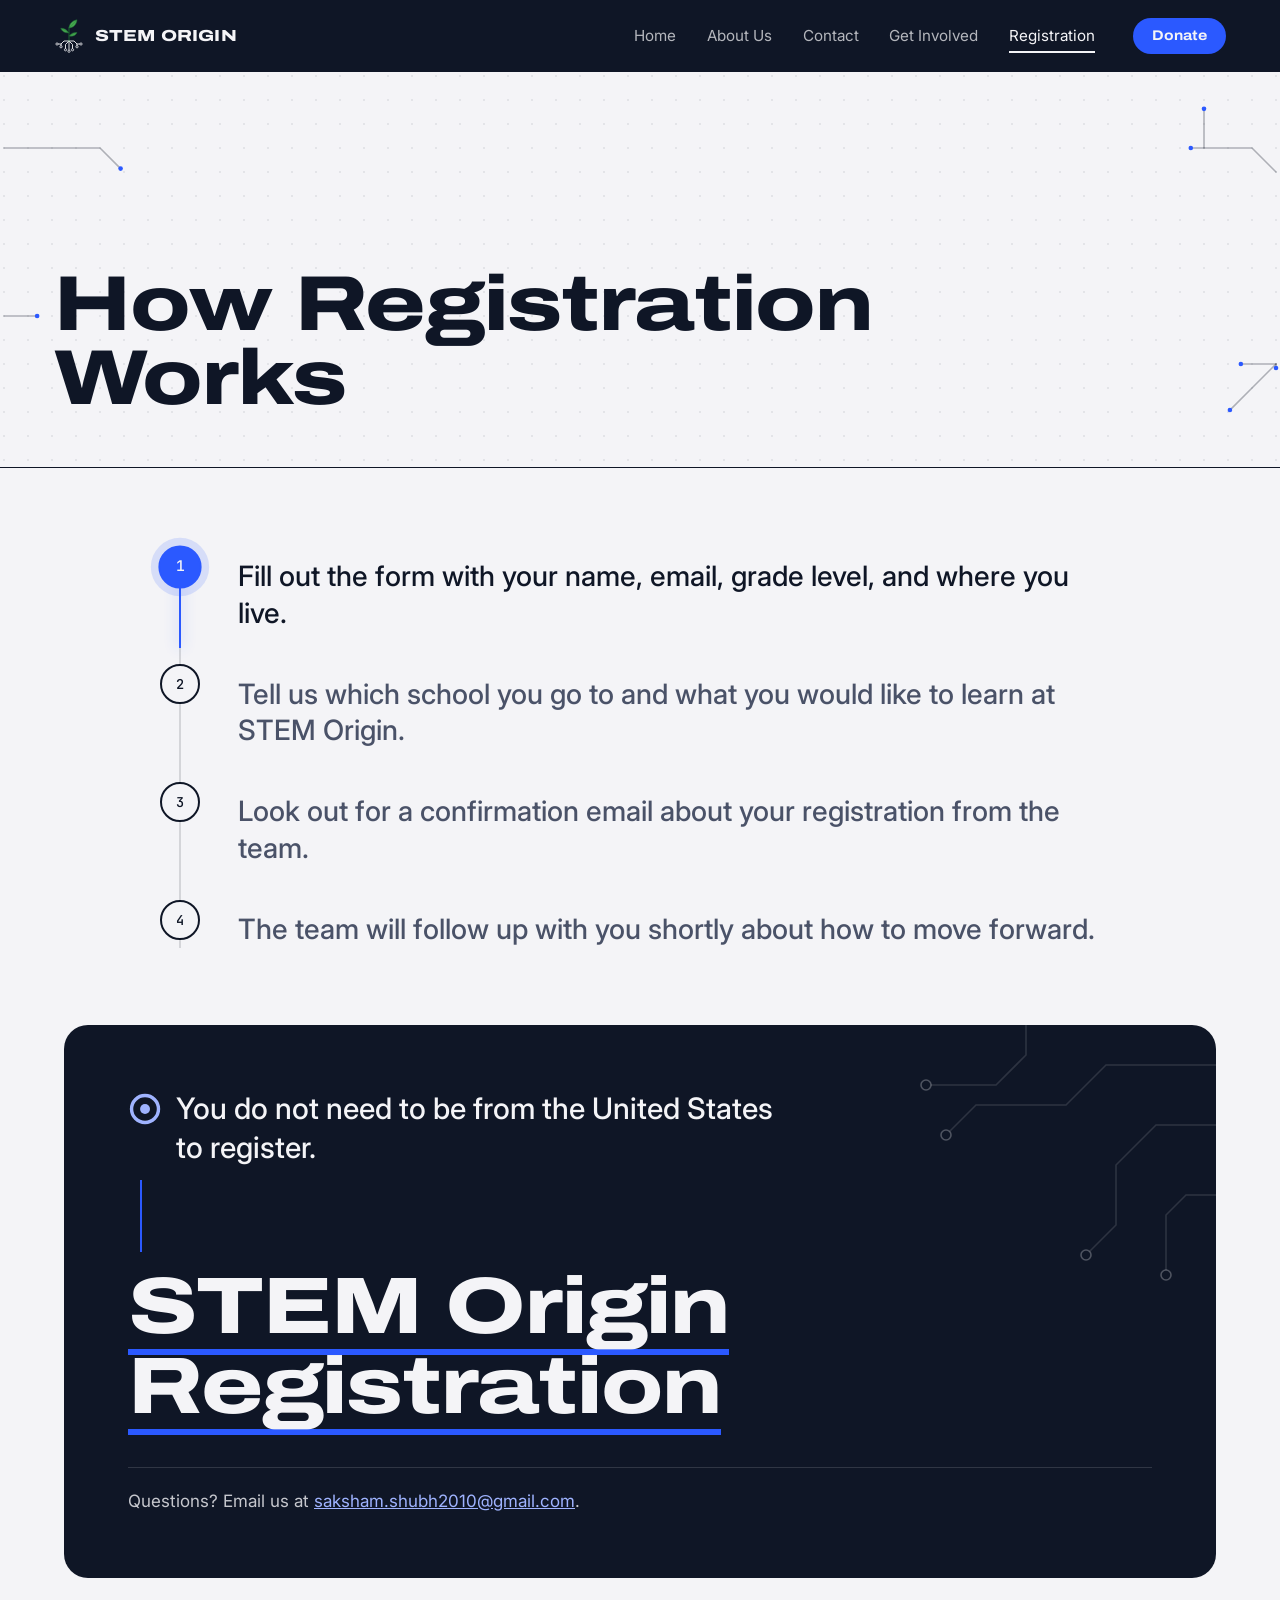
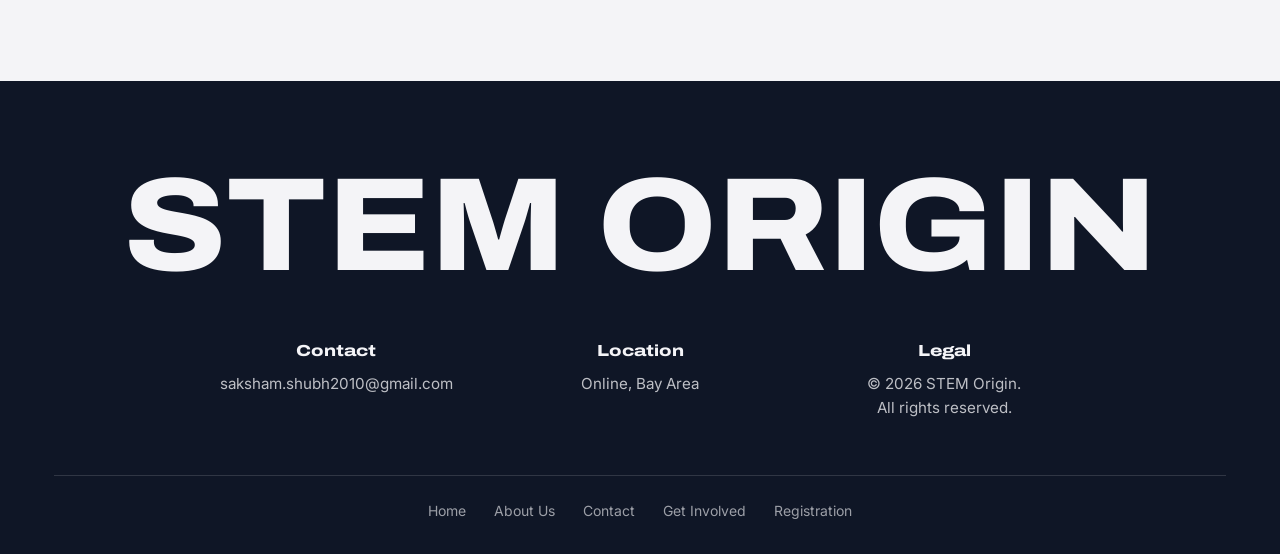
<file: registration.html>
<!doctype html>
<html lang="en" class="no-js">
<head>
  <meta charset="utf-8">
  <meta name="viewport" content="width=device-width, initial-scale=1">
  <title>STEM Origin Registration | Stem Origin</title>
  <meta name="description" content="Register for STEM Origin. You do not need to be from the United States to register.">
  <meta name="theme-color" content="#0F1626">
  <meta property="og:type" content="website">
  <meta property="og:site_name" content="Stem Origin">
  <meta property="og:title" content="STEM Origin Registration | Stem Origin">
  <meta property="og:description" content="Register for STEM Origin. You do not need to be from the United States to register.">
  <link rel="icon" href="favicon.svg" type="image/svg+xml">
  <link rel="preconnect" href="https://fonts.googleapis.com">
  <link rel="preconnect" href="https://fonts.gstatic.com" crossorigin>
  <link rel="stylesheet" href="https://fonts.googleapis.com/css2?family=Archivo:wdth,wght@62..125,100..900&amp;family=Inter:wght@400;500;600&amp;family=JetBrains+Mono:wght@400;500&amp;display=swap">
  <link rel="stylesheet" href="assets/css/styles.css">
  <script>document.documentElement.className = 'js';</script>
  <script src="assets/js/main.js" defer></script>
</head>
<body>
  <a class="skip" href="#main">Skip to content</a>
  <header class="nav">
    <div class="nav__inner">
      <a class="brand" href="index.html" aria-label="STEM Origin home">
      <svg class="mark brand__mark" viewBox="0 0 120 142" aria-hidden="true" focusable="false">
        <g class="mark__roots" fill="none" stroke-linecap="round" stroke-linejoin="round">
          <path pathLength="1" style="--d:0s" d="M60 92V128"/>
          <path pathLength="1" style="--d:.05s" d="M60 92L46 106V122"/>
          <path pathLength="1" style="--d:.05s" d="M60 92L74 106V122"/>
          <path pathLength="1" style="--d:.1s" d="M60 92H40L28 104V110"/>
          <path pathLength="1" style="--d:.1s" d="M60 92H80L92 104V110"/>
          <path pathLength="1" style="--d:.5s" d="M28 104H17"/>
          <path pathLength="1" style="--d:.5s" d="M92 104H103"/>
        </g>
        <g class="mark__terms">
          <circle class="term" style="--d:.62s" cx="60" cy="133" r="4.5"/>
          <circle class="term" style="--d:.58s" cx="46" cy="127" r="4.5"/>
          <circle class="term" style="--d:.58s" cx="74" cy="127" r="4.5"/>
          <circle class="term" style="--d:.66s" cx="28" cy="115" r="4.5"/>
          <circle class="term" style="--d:.66s" cx="92" cy="115" r="4.5"/>
          <circle class="term" style="--d:.78s" cx="12" cy="104" r="4.5"/>
          <circle class="term" style="--d:.78s" cx="108" cy="104" r="4.5"/>
        </g>
        <path class="mark__stem" pathLength="1" style="--d:.62s" d="M60 92C60 76 60 60 60 38"/>
        <g class="leaf leaf--right" style="--d:.98s"><path class="leaf__blade" d="M61 72C68 62 78 57 92 58C88 69 76 75 61 72Z"/><path class="leaf__vein" d="M62 71Q76 63 89 59"/></g>
        <g class="leaf leaf--left" style="--d:1.1s"><path class="leaf__blade" d="M59 59C51 46 41 41 27 41C31 53 43 61 59 59Z"/><path class="leaf__vein" d="M58 58Q44 48 31 43"/></g>
        <g class="leaf leaf--top" style="--d:1.22s"><path class="leaf__blade" d="M60 40C61 23 73 11 92 7C90 26 79 38 60 40Z"/><path class="leaf__vein" d="M61 39Q75 27 89 10"/></g>
      </svg>
        <span aria-hidden="true">STEM ORIGIN</span>
      </a>
      <nav aria-label="Primary">
        <ul class="nav__links">
          <li><a href="index.html">Home</a></li>
          <li><a href="about-us.html">About Us</a></li>
          <li><a href="contact.html">Contact</a></li>
          <li><a href="get-involved.html">Get Involved</a></li>
          <li><a href="registration.html" aria-current="page">Registration</a></li>
        </ul>
      </nav>
      <a class="btn btn--sm nav__donate" href="contact.html">Donate</a>
      <button class="nav__toggle" type="button" aria-expanded="false" aria-controls="menu" data-menu-toggle>
        <span class="nav__burger" aria-hidden="true"></span><span data-menu-label>Menu</span>
      </button>
    </div>
    <span class="nav__progress" aria-hidden="true"></span>
  </header>
  <div class="menu" id="menu">
    <nav aria-label="Mobile">
      <ul class="menu__links">
          <li><a href="index.html">Home</a></li>
          <li><a href="about-us.html">About Us</a></li>
          <li><a href="contact.html">Contact</a></li>
          <li><a href="get-involved.html">Get Involved</a></li>
          <li><a href="registration.html" aria-current="page">Registration</a></li>
      </ul>
    </nav>
    <a class="btn menu__donate" href="contact.html"><span class="btn__via" aria-hidden="true"></span>Donate</a>
  </div>
  <main id="main">
    <header class="page-head">
      <canvas data-circuit="edge" aria-hidden="true"></canvas>
      <h1 class="page-title display">How Registration Works</h1>
    </header>

    <section class="duties" aria-label="How Registration Works">
      <ol class="trace-list trace-list--steps" data-trace-list>
        <span class="trace-list__rail" aria-hidden="true"></span>
        <span class="trace-list__current" aria-hidden="true"></span>
        <li class="trace-list__item"><span class="trace-list__node" aria-hidden="true">1</span><p>Fill out the form with your name, email, grade level, and where you live.</p></li>
        <li class="trace-list__item"><span class="trace-list__node" aria-hidden="true">2</span><p>Tell us which school you go to and what you would like to learn at STEM Origin.</p></li>
        <li class="trace-list__item"><span class="trace-list__node" aria-hidden="true">3</span><p>Look out for a confirmation email about your registration from the team.</p></li>
        <li class="trace-list__item"><span class="trace-list__node" aria-hidden="true">4</span><p>The team will follow up with you shortly about how to move forward.</p></li>
      </ol>
    </section>

    <section class="apply is-powered" id="register" aria-labelledby="register-title">
      <div class="apply__panel">
        <svg class="apply__deco" viewBox="0 0 440 260" aria-hidden="true" focusable="false">
          <path d="M440 40H330L290 80H200L170 110"/><path d="M440 100H380L340 140V200L310 230"/>
          <path d="M440 170H410L390 190V250"/><path d="M250 0V30L220 60H150"/>
          <circle cx="170" cy="110" r="5"/><circle cx="310" cy="230" r="5"/><circle cx="390" cy="250" r="5"/><circle cx="150" cy="60" r="5"/>
        </svg>
        <p class="apply__rule"><svg viewBox="0 0 24 24" aria-hidden="true" focusable="false"><circle cx="12" cy="12" r="9.5"/><circle class="dot" cx="12" cy="12" r="3.5"/></svg>You do not need to be from the United States to register.</p>
        <span class="apply__wire" style="--wire-x: 13px" aria-hidden="true"></span>
        <h2 class="apply__title display" id="register-title"><a class="apply__link" href="https://forms.gle/Fk1x691EtRcdhfT88" target="_blank" rel="noopener">STEM Origin Registration<span class="sr-only"> (opens in a new tab)</span></a></h2>
        <p class="apply__alt">Questions? Email us at <a href="mailto:saksham.shubh2010@gmail.com">saksham.shubh2010@gmail.com</a>.</p>
      </div>
    </section>
  </main>
  <footer class="footer">
    <p class="footer__wordmark display"><span class="fit" data-proximity>STEM ORIGIN</span></p>
    <div class="footer__cols">
      <div>
        <h2>Contact</h2>
        <p><a href="mailto:saksham.shubh2010@gmail.com">saksham.shubh2010@gmail.com</a></p>
      </div>
      <div>
        <h2>Location</h2>
        <p>Online, Bay Area</p>
      </div>
      <div>
        <h2>Legal</h2>
        <p>© 2026 STEM Origin.<br>All rights reserved.</p>
      </div>
    </div>
    <nav class="footer__nav" aria-label="Footer">
      <a href="index.html">Home</a>
      <a href="about-us.html">About Us</a>
      <a href="contact.html">Contact</a>
      <a href="get-involved.html">Get Involved</a>
      <a href="registration.html">Registration</a>
    </nav>
  </footer>
</body>
</html>
</file>
<file: assets/css/styles.css>
/* =========================================================
   STEM Origin — site styles
   Brand colors carried over from the original site:
   paper #F4F4F7, ink #0F1626, signal blue #2B59FF,
   plus the logo's leaf green and trace teal.
   Type: Archivo Expanded (closest free match to Murs Gothic),
   Inter (same as the original body text), JetBrains Mono (bio).
   ========================================================= */

:root {
  --paper: #F4F4F7;
  --paper-2: #E8E9F0;
  --ink: #0F1626;
  --ink-2: #1A2339;
  --muted: #4A5268;
  --signal: #2B59FF;
  --signal-2: #1D44DB;
  --signal-soft: #D6E0FF;
  --signal-light: #9FB3FF;
  --leaf: #45A74E;
  --leaf-deep: #1E6B34;
  --trace: #123B4F;
  --rule-soft: rgba(15, 22, 38, .14);

  --display: "Archivo", "Arial Black", "Helvetica Neue", Arial, sans-serif;
  --sans: "Inter", system-ui, -apple-system, "Segoe UI", Roboto, Arial, sans-serif;
  --mono: "JetBrains Mono", ui-monospace, SFMono-Regular, Menlo, Consolas, "Courier New", monospace;

  --nav-h: 72px;
  --gutter: clamp(20px, 4.2vw, 64px);
  --ease: cubic-bezier(.2, .75, .15, 1);
  --ease-io: cubic-bezier(.65, 0, .35, 1);

  --step--1: .875rem;
  --step-0: 1.0625rem;
  --step-1: clamp(1.125rem, 1rem + .55vw, 1.375rem);
  --step-2: clamp(1.3rem, 1.05rem + 1vw, 1.875rem);
  --step-3: clamp(1.75rem, 1.25rem + 2.2vw, 3rem);
  --step-4: clamp(2.4rem, 1.5rem + 4.2vw, 5.25rem);
}

/* ---------- Base ---------- */
*, *::before, *::after { box-sizing: border-box; }
html {
  -webkit-text-size-adjust: 100%;
  scroll-behavior: smooth;
  scroll-padding-top: calc(var(--nav-h) + 16px);
}
body {
  margin: 0;
  background: var(--paper);
  color: var(--ink);
  font-family: var(--sans);
  font-size: var(--step-0);
  line-height: 1.55;
  -webkit-font-smoothing: antialiased;
  text-rendering: optimizeLegibility;
}
img, svg, canvas { display: block; max-width: 100%; }
h1, h2, h3, h4, p { margin: 0; }
a { color: inherit; }
button { font: inherit; color: inherit; }
::selection { background: var(--signal); color: var(--paper); }
body.menu-open { overflow: hidden; }

.display {
  font-family: var(--display);
  font-weight: 800;
  font-stretch: 125%;
  letter-spacing: -.012em;
  line-height: .95;
}
.sr-only {
  position: absolute !important;
  width: 1px; height: 1px;
  padding: 0; margin: -1px;
  overflow: hidden;
  clip: rect(0 0 0 0);
  white-space: nowrap;
  border: 0;
}
.skip {
  position: absolute;
  left: 12px; top: -64px;
  z-index: 100;
  padding: .7rem 1.1rem;
  border-radius: 999px;
  background: var(--signal);
  color: var(--paper);
  font-weight: 600;
  text-decoration: none;
  transition: top .2s;
}
.skip:focus { top: 12px; }
:focus-visible {
  outline: 3px solid var(--signal);
  outline-offset: 3px;
  border-radius: 6px;
}

/* ---------- Logo mark ---------- */
.mark { overflow: visible; height: auto; }
.mark__roots path {
  stroke: var(--mark-root, var(--trace));
  stroke-width: 3.6;
}
.term {
  fill: var(--mark-term, var(--paper));
  stroke: var(--mark-root, var(--trace));
  stroke-width: 3;
}
.mark__stem {
  fill: none;
  stroke: var(--leaf-deep);
  stroke-width: 3.6;
  stroke-linecap: round;
}
.leaf__blade {
  fill: var(--leaf);
  stroke: var(--leaf-deep);
  stroke-width: 2;
  stroke-linejoin: round;
}
.leaf__vein {
  fill: none;
  stroke: var(--leaf-deep);
  stroke-width: 1.4;
  stroke-linecap: round;
  opacity: .75;
}
.term, .leaf { transform-box: fill-box; }
.term { transform-origin: center; }
.leaf--top, .leaf--right { transform-origin: 0% 100%; }
.leaf--left { transform-origin: 100% 100%; }

@media (prefers-reduced-motion: no-preference) {
  .js .mark[data-grow] .mark__roots path,
  .js .mark[data-grow] .mark__stem { stroke-dasharray: 1 1; stroke-dashoffset: 1; }
  .js .mark[data-grow] .term,
  .js .mark[data-grow] .leaf { transform: scale(0); }
  .js .mark[data-grow].is-growing .mark__roots path,
  .js .mark[data-grow].is-growing .mark__stem {
    animation: draw .7s var(--ease) var(--d, 0s) forwards;
  }
  .js .mark[data-grow].is-growing .term {
    animation: pop .45s var(--ease) var(--d, 0s) forwards;
  }
  .js .mark[data-grow].is-growing .leaf {
    animation: unfurl .85s var(--ease) var(--d, 0s) forwards;
  }
}
@keyframes draw { to { stroke-dashoffset: 0; } }
@keyframes pop {
  0% { transform: scale(0); }
  65% { transform: scale(1.3); }
  100% { transform: scale(1); }
}
@keyframes unfurl {
  0% { transform: scale(0) rotate(-16deg); }
  100% { transform: scale(1) rotate(0); }
}

/* ---------- Buttons ---------- */
.btn {
  --bg: var(--signal);
  --fg: var(--paper);
  --sweep: var(--ink);
  --sweep-fg: var(--paper);
  position: relative;
  isolation: isolate;
  overflow: hidden;
  display: inline-flex;
  align-items: center;
  gap: .75em;
  padding: .95em 1.55em;
  border: 0;
  border-radius: 999px;
  background: var(--bg);
  color: var(--fg);
  font-family: var(--display);
  font-weight: 700;
  font-stretch: 112%;
  font-size: 1rem;
  line-height: 1;
  text-decoration: none;
  cursor: pointer;
  transition: color .35s var(--ease), transform .55s var(--ease);
}
.btn::before {
  content: "";
  position: absolute;
  inset: 0;
  z-index: -1;
  border-radius: inherit;
  background: var(--sweep);
  transform: translateX(-101%);
  transition: transform .5s var(--ease);
}
.btn:hover::before, .btn:focus-visible::before { transform: none; }
.btn:hover, .btn:focus-visible { color: var(--sweep-fg); }
.btn__via {
  flex: none;
  width: .62em; height: .62em;
  border: 2px solid currentColor;
  border-radius: 50%;
  transition: background-color .3s, transform .35s var(--ease);
}
.btn:hover .btn__via, .btn:focus-visible .btn__via,
.btn.is-done .btn__via { background: currentColor; transform: scale(1.15); }
.btn--ink { --bg: var(--ink); --sweep: var(--paper); --sweep-fg: var(--ink); }
.btn--ghost {
  --bg: transparent; --fg: var(--ink); --sweep: var(--ink); --sweep-fg: var(--paper);
  box-shadow: inset 0 0 0 1.5px var(--ink);
}
.btn--xl { font-size: clamp(1.05rem, .9rem + .7vw, 1.4rem); padding: 1.1em 1.9em; }
.btn--sm { font-size: .875rem; padding: .78em 1.35em; }

/* ---------- Structural rules that draw themselves in ---------- */
.r-t, .r-l { position: relative; }
.r-t::before, .r-l::after {
  content: "";
  position: absolute;
  z-index: 2;
  background: var(--rule-c, var(--ink));
  pointer-events: none;
}
.r-t::before { left: 0; right: 0; top: 0; height: 1px; transform-origin: left; }
.r-l::after { top: 0; bottom: 0; left: 0; width: 1px; transform-origin: top; }
@media (prefers-reduced-motion: no-preference) {
  .js [data-reveal] .r-t::before, .js [data-reveal].r-t::before {
    transform: scaleX(0);
    transition: transform 1.3s var(--ease) var(--rd, .05s);
  }
  .js [data-reveal] .r-l::after, .js [data-reveal].r-l::after {
    transform: scaleY(0);
    transition: transform 1.3s var(--ease) var(--rd, .35s);
  }
  .js [data-reveal].is-in .r-t::before, .js [data-reveal].is-in.r-t::before,
  .js [data-reveal].is-in .r-l::after, .js [data-reveal].is-in.r-l::after { transform: none; }
}

/* ---------- Navigation ---------- */
.nav {
  position: sticky;
  top: 0;
  z-index: 60;
  height: var(--nav-h);
  background: var(--ink);
  color: var(--paper);
}
.nav__inner {
  height: 100%;
  display: flex;
  align-items: center;
  gap: clamp(1.25rem, 3vw, 2.75rem);
  padding: 0 var(--gutter);
}
.brand {
  display: inline-flex;
  align-items: center;
  gap: .7rem;
  margin-right: auto;
  color: var(--paper);
  text-decoration: none;
  font-family: var(--display);
  font-weight: 800;
  font-stretch: 125%;
  font-size: 1rem;
  letter-spacing: .01em;
  white-space: nowrap;
}
.brand__mark {
  width: 30px;
  --mark-root: var(--paper);
  --mark-term: var(--ink);
  transition: transform .5s var(--ease);
}
.brand:hover .brand__mark { transform: translateY(-2px) rotate(-4deg); }
.nav__links {
  display: flex;
  gap: clamp(1.25rem, 2.4vw, 2.5rem);
  list-style: none;
  margin: 0;
  padding: 0;
}
.nav__links a {
  position: relative;
  display: block;
  padding: .5rem 0;
  font-size: .95rem;
  text-decoration: none;
  color: rgba(244, 244, 247, .72);
  transition: color .25s;
}
.nav__links a::after {
  content: "";
  position: absolute;
  left: 0; right: 0; bottom: .15rem;
  height: 2px;
  background: var(--signal);
  transform: scaleX(0);
  transform-origin: right;
  transition: transform .45s var(--ease);
}
.nav__links a:hover, .nav__links a[aria-current="page"] { color: var(--paper); }
.nav__links a:hover::after, .nav__links a[aria-current="page"]::after {
  transform: scaleX(1);
  transform-origin: left;
}
.nav__links a[aria-current="page"]::after { background: var(--paper); }
.nav__donate { --sweep: var(--paper); --sweep-fg: var(--ink); }
.nav__progress {
  position: absolute;
  left: 0; bottom: -1px;
  height: 2px;
  width: calc(var(--progress, 0) * 100%);
  background: var(--signal);
  pointer-events: none;
}
.nav__progress::after {
  content: "";
  position: absolute;
  right: -5px; top: 50%;
  width: 9px; height: 9px;
  margin-top: -4.5px;
  border-radius: 50%;
  background: var(--signal);
  box-shadow: 0 0 0 4px rgba(43, 89, 255, .25);
  opacity: var(--progress-dot, 0);
  transition: opacity .3s;
}
.nav__toggle {
  display: none;
  align-items: center;
  gap: .6rem;
  padding: .55rem .95rem;
  border: 0;
  border-radius: 999px;
  background: rgba(244, 244, 247, .08);
  color: var(--paper);
  font-weight: 600;
  font-size: .9rem;
  cursor: pointer;
}
.nav__burger {
  position: relative;
  width: 18px; height: 2px;
  background: currentColor;
  transition: background-color .2s;
}
.nav__burger::before, .nav__burger::after {
  content: "";
  position: absolute;
  left: 0;
  width: 100%; height: 2px;
  background: currentColor;
  transition: transform .35s var(--ease);
}
.nav__burger::before { transform: translateY(-6px); }
.nav__burger::after { transform: translateY(6px); }
.nav__toggle[aria-expanded="true"] .nav__burger { background: transparent; }
.nav__toggle[aria-expanded="true"] .nav__burger::before { transform: rotate(45deg); }
.nav__toggle[aria-expanded="true"] .nav__burger::after { transform: rotate(-45deg); }

.menu {
  position: fixed;
  top: var(--nav-h); left: 0; right: 0; bottom: 0;
  z-index: 55;
  display: flex;
  flex-direction: column;
  gap: 2rem;
  padding: 1.5rem var(--gutter) 3rem;
  overflow-y: auto;
  background: var(--ink);
  color: var(--paper);
  transform: translateY(-102%);
  visibility: hidden;
  transition: transform .55s var(--ease), visibility 0s linear .55s;
}
.menu.is-open {
  transform: none;
  visibility: visible;
  transition: transform .55s var(--ease);
}
.menu__links { list-style: none; margin: 0; padding: 0; }
.menu__links a {
  display: block;
  padding: .85rem 0;
  border-bottom: 1px solid rgba(244, 244, 247, .14);
  font-family: var(--display);
  font-weight: 800;
  font-stretch: 125%;
  font-size: clamp(1.6rem, 7vw, 2.5rem);
  line-height: 1.05;
  text-decoration: none;
}
.menu__links a[aria-current="page"] { color: var(--signal-light); }
.menu__donate { align-self: flex-start; --sweep: var(--paper); --sweep-fg: var(--ink); }

@media (max-width: 960px) {
  :root { --nav-h: 64px; }
  .nav__inner > nav, .nav__donate { display: none; }
  .nav__toggle { display: inline-flex; }
}
@media (min-width: 961px) {
  .menu { display: none; }
}

/* ---------- Hero ---------- */
.hero {
  position: relative;
  display: grid;
  grid-template-rows: auto 1fr auto auto;
  grid-template-columns: minmax(0, 1fr);
  min-height: calc(100svh - var(--nav-h));
  overflow: hidden;
  cursor: crosshair;
}
.hero a, .hero button { cursor: pointer; }
.hero__canvas {
  position: absolute;
  inset: 0;
  width: 100%;
  height: 100%;
  z-index: 0;
}
.hero > :not(canvas) { position: relative; z-index: 1; }
.hero__index {
  padding: 1.4rem var(--gutter) 0;
  font-family: var(--display);
  font-weight: 800;
  font-stretch: 125%;
  font-size: .95rem;
}
.hero__mark-wrap {
  display: flex;
  justify-content: center;
  align-items: flex-end;
  padding: 1.5rem 0 clamp(1.5rem, 4vh, 3rem);
  pointer-events: none;
}
.hero__mark { width: auto; height: clamp(130px, 24vh, 236px); }
.hero__wordmark {
  min-width: 0;
  overflow: hidden;
  padding: 0 var(--gutter);
  margin-bottom: clamp(1.5rem, 3.5vw, 3rem);
  line-height: 1;
}
.fit {
  display: inline-block;
  white-space: nowrap;
  line-height: .86;
}
.chars { display: inline-block; }
.fit .w, .fit .ch { display: inline-block; }
.hero .fit {
  font-size: 10vw;
  overflow: hidden;
  padding: .06em 0 .02em;
  vertical-align: top;
}
.hero__split {
  display: grid;
  grid-template-columns: minmax(0, 1fr) minmax(0, 1fr);
  background: rgba(244, 244, 247, .9);
}
.hero__tagline {
  padding: clamp(1.75rem, 3.5vw, 3rem) var(--gutter);
  font-size: var(--step-3);
  max-width: 13ch;
  box-sizing: content-box;
}
.hero__copy {
  display: grid;
  align-content: start;
  justify-items: start;
  gap: 1.75rem;
  padding: clamp(1.75rem, 3.5vw, 3rem) var(--gutter);
}
.hero__copy p { font-size: var(--step-1); max-width: 46ch; }

@media (prefers-reduced-motion: no-preference) {
  .js .hero:not(.is-in) .hero__wordmark { visibility: hidden; }
  .js .hero:not(.is-in) .ch { transform: translateY(112%); }
  .js .hero .ch { transition: transform 1.05s var(--ease) calc(var(--i) * 42ms + 120ms); }
  .js .hero:not(.is-in) .hero__split > *,
  .js .hero:not(.is-in) .hero__index { opacity: 0; transform: translateY(14px); }
  .js .hero .hero__split > *,
  .js .hero .hero__index { transition: opacity .9s var(--ease) .8s, transform .9s var(--ease) .8s; }
}

@media (max-width: 720px) {
  .hero .fit .w { display: block; }
  .hero .fit .sp { display: none; }
  .hero__split { grid-template-columns: 1fr; }
  .hero__copy { padding-top: 0; }
  .hero__copy.r-l::after { display: none; }
  .hero__tagline { padding-bottom: 1.25rem; }
}

/* ---------- Mission ---------- */
.mission__grid {
  display: grid;
  grid-template-columns: minmax(0, 1fr) minmax(0, 1.15fr) minmax(0, 1fr);
}
.mission__head {
  display: flex;
  align-items: flex-end;
  min-height: clamp(320px, 36vw, 520px);
  padding: clamp(2rem, 4vw, 3.5rem) var(--gutter);
}
.mission__head h2 { font-size: var(--step-4); }
.mission__text {
  display: flex;
  align-items: center;
  padding: clamp(2rem, 4vw, 3.5rem) clamp(1.5rem, 3vw, 3rem);
}
.mission__text p { font-size: var(--step-1); max-width: 40ch; }
.kw {
  padding: 0 .1em;
  margin: 0 -.1em;
  border-radius: 4px;
  background: linear-gradient(var(--signal-soft), var(--signal-soft)) left center / 0% 100% no-repeat;
  transition: background-size .55s var(--ease);
}
.kw.is-lit { background-size: 100% 100%; }

.mission__stem { display: flex; }
.stem-grid {
  flex: 1;
  display: grid;
  grid-template-columns: 1fr 1fr;
  gap: 1px;
  background: var(--rule-soft);
}
.stem-tile {
  position: relative;
  min-height: 160px;
  border: 0;
  padding: 0;
  overflow: hidden;
  background: var(--paper);
  color: var(--ink);
  text-align: left;
  cursor: pointer;
  transition: background-color .45s var(--ease), color .45s var(--ease);
}
.stem-tile:focus-visible { outline-offset: -4px; }
.stem-tile__letter {
  position: absolute;
  inset: 0;
  display: grid;
  place-items: center;
  font-family: var(--display);
  font-weight: 900;
  font-stretch: 125%;
  font-size: clamp(3.2rem, 6.4vw, 6.25rem);
  line-height: 1;
  transition: transform .65s var(--ease);
}
.stem-tile__word {
  position: absolute;
  left: 1.1rem; bottom: 1rem;
  font-weight: 600;
  font-size: clamp(.9rem, .8rem + .3vw, 1.05rem);
  opacity: 0;
  transform: translateY(10px);
  transition: opacity .4s var(--ease), transform .55s var(--ease);
}
.stem-tile__icon {
  position: absolute;
  right: 1rem; top: 1rem;
  width: clamp(34px, 3.6vw, 50px);
  height: auto;
  color: var(--signal-light);
  opacity: 0;
  transform: scale(.55) rotate(-25deg);
  transition: opacity .4s var(--ease), transform .7s var(--ease);
}
.stem-tile__icon * { fill: none; stroke: currentColor; stroke-width: 2.2; stroke-linecap: round; stroke-linejoin: round; }
.stem-tile__icon .solid { fill: currentColor; stroke: none; }
.stem-tile:hover, .stem-tile:focus-visible, .stem-tile[aria-pressed="true"] {
  background: var(--ink);
  color: var(--paper);
}
.stem-tile:hover .stem-tile__letter,
.stem-tile:focus-visible .stem-tile__letter,
.stem-tile[aria-pressed="true"] .stem-tile__letter { transform: translate(-30%, -30%) scale(.4); }
.stem-tile:hover .stem-tile__word,
.stem-tile:focus-visible .stem-tile__word,
.stem-tile[aria-pressed="true"] .stem-tile__word { opacity: 1; transform: none; }
.stem-tile:hover .stem-tile__icon,
.stem-tile:focus-visible .stem-tile__icon,
.stem-tile[aria-pressed="true"] .stem-tile__icon { opacity: 1; transform: none; }
.stem-tile[aria-pressed="true"] { background: var(--signal); }
.stem-tile[aria-pressed="true"] .stem-tile__icon { color: var(--paper); }

@media (max-width: 1080px) {
  .mission__grid { grid-template-columns: minmax(0, 1fr) minmax(0, 1.4fr); }
  .mission__stem { grid-column: 1 / -1; }
  .mission__stem.r-l::after { display: none; }
  .stem-grid { grid-template-columns: repeat(4, 1fr); }
  .stem-tile { aspect-ratio: 1; min-height: 0; }
}
@media (max-width: 720px) {
  .mission__grid { grid-template-columns: 1fr; }
  .mission__head { min-height: 0; padding-bottom: 1rem; padding-top: 3rem; }
  .mission__text { padding: 1rem var(--gutter) 2.75rem; }
  .mission__text.r-l::after, .mission__text.r-t::before { display: none; }
  .stem-grid { grid-template-columns: 1fr 1fr; }
}

/* ---------- Get Involved band ---------- */
.band {
  position: relative;
  overflow: hidden;
  padding: clamp(4.5rem, 9vw, 7.5rem) var(--gutter);
  background: var(--signal);
  color: var(--paper);
  text-align: center;
}
.band__traces {
  position: absolute;
  inset: 0;
  width: 100%;
  height: 100%;
  pointer-events: none;
}
.band__lines path { fill: none; stroke: rgba(255, 255, 255, .24); stroke-width: 1.6; }
.band__vias circle { fill: var(--signal); stroke: rgba(255, 255, 255, .55); stroke-width: 1.6; }
.band__pulses path {
  fill: none;
  stroke: #fff;
  stroke-width: 3;
  stroke-linecap: round;
  stroke-dasharray: .07 1.4;
  stroke-dashoffset: .07;
  opacity: 0;
}
@media (prefers-reduced-motion: no-preference) {
  .band.is-live .band__pulses path {
    opacity: 1;
    animation: pulse-run 1.7s var(--ease-io) var(--d, 0s) infinite;
  }
}
@keyframes pulse-run {
  from { stroke-dashoffset: .07; }
  to { stroke-dashoffset: -1; }
}
.band__inner {
  position: relative;
  display: grid;
  justify-items: center;
  gap: 1.5rem;
  max-width: 56rem;
  margin: 0 auto;
}
.band h2 { font-size: var(--step-4); }
.band p { max-width: 52ch; font-size: var(--step-1); color: rgba(244, 244, 247, .92); }
.band .btn { margin-top: .75rem; }
.band .btn:focus-visible { outline-color: var(--paper); }

/* ---------- Sign-off (logo) ---------- */
.sign-off {
  display: grid;
  justify-items: center;
  gap: 1.1rem;
  padding: clamp(3.5rem, 8vw, 6.5rem) var(--gutter);
  text-align: center;
}
.lockup {
  display: grid;
  justify-items: center;
  gap: .8rem;
  padding: 1rem 1.5rem;
  border: 0;
  border-radius: 16px;
  background: none;
  cursor: pointer;
}
.lockup .mark { width: clamp(96px, 11vw, 132px); }
.lockup__text {
  color: var(--trace);
  font-family: var(--display);
  font-weight: 800;
  font-stretch: 125%;
  font-size: clamp(1.4rem, 2.2vw, 1.9rem);
  line-height: .95;
  letter-spacing: .03em;
}
.sign-off__tag { font-size: var(--step-2); }
.sign-off__legal { color: var(--muted); font-size: var(--step--1); }

/* ---------- Footer ---------- */
.footer {
  overflow: hidden;
  padding: clamp(3.5rem, 7vw, 5.5rem) var(--gutter) 2rem;
  background: var(--ink);
  color: var(--paper);
}
.footer__wordmark {
  margin-bottom: clamp(2rem, 5vw, 3.5rem);
  text-align: center;
  line-height: .9;
}
.footer__wordmark .fit { font-size: 11vw; }
.footer__wordmark .ch {
  transition: font-stretch .6s var(--ease), font-weight .6s var(--ease);
}
.footer__wordmark .fit.is-tracking .ch { transition-duration: .2s; }
.footer__wordmark .fit.is-measuring .ch { transition: none; }
.footer__cols {
  display: grid;
  grid-template-columns: repeat(3, minmax(0, 1fr));
  gap: 2rem;
  max-width: 880px;
  margin: 0 auto;
  text-align: center;
}
.footer__cols h2 {
  margin-bottom: .55rem;
  font-family: var(--display);
  font-weight: 800;
  font-stretch: 125%;
  font-size: 1rem;
}
.footer__cols p { color: rgba(244, 244, 247, .76); font-size: .95rem; }
.footer__cols a { text-decoration: none; overflow-wrap: anywhere; }
.footer__cols a:hover { color: var(--paper); text-decoration: underline; }
.footer__nav {
  display: flex;
  flex-wrap: wrap;
  justify-content: center;
  gap: .5rem 1.75rem;
  margin-top: clamp(2.5rem, 5vw, 3.5rem);
  padding-top: 1.5rem;
  border-top: 1px solid rgba(244, 244, 247, .14);
  font-size: .875rem;
}
.footer__nav a { color: rgba(244, 244, 247, .62); text-decoration: none; }
.footer__nav a:hover { color: var(--paper); }
.footer :focus-visible { outline-color: var(--signal-light); }
@media (max-width: 720px) {
  .footer__cols { grid-template-columns: 1fr; gap: 1.5rem; }
}

/* ---------- Inner page header ---------- */
.page-head {
  position: relative;
  display: flex;
  align-items: flex-end;
  min-height: clamp(270px, 44vh, 440px);
  padding: clamp(2.5rem, 6vw, 4.5rem) var(--gutter) clamp(2rem, 4vw, 3.25rem);
  overflow: hidden;
  border-bottom: 1px solid var(--ink);
  cursor: crosshair;
}
.page-head canvas {
  position: absolute;
  inset: 0;
  width: 100%;
  height: 100%;
}
.page-title {
  position: relative;
  max-width: 15ch;
  font-size: min(var(--step-4), calc((100vw - 2 * var(--gutter)) / 11.5));
  hyphens: auto;
}
@media (prefers-reduced-motion: no-preference) {
  .js .page-head .page-title {
    animation: title-in 1.1s var(--ease) .1s both;
  }
}
@keyframes title-in {
  from { clip-path: inset(0 0 100% 0); transform: translateY(.3em); }
  to { clip-path: inset(0 0 -10% 0); transform: none; }
}

/* ---------- Circuit list (responsibilities / steps) ---------- */
.duties { padding: clamp(3rem, 7vw, 6rem) var(--gutter) clamp(3rem, 6vw, 5rem); }
.trace-list {
  --node: 18px;
  position: relative;
  max-width: 60rem;
  margin: 0 auto;
  padding: 0;
  list-style: none;
}
.trace-list__rail, .trace-list__current {
  position: absolute;
  left: calc(var(--node) / 2 - 1px);
  top: 0;
  width: 2px;
  pointer-events: none;
}
.trace-list__rail { bottom: 0; background: var(--rule-soft); }
.trace-list__current {
  height: var(--fill, 0px);
  background: var(--signal);
  box-shadow: 0 0 14px rgba(43, 89, 255, .45);
}
.trace-list__item {
  position: relative;
  padding-left: calc(var(--node) + clamp(1.5rem, 3.5vw, 3rem));
  font-size: clamp(1.2rem, .95rem + 1.1vw, 1.75rem);
  line-height: 1.32;
}
.trace-list__item + .trace-list__item { margin-top: clamp(1.75rem, 3.5vw, 2.75rem); }
.trace-list__item p {
  max-width: 34em;
  font-weight: 500;
  color: var(--muted);
  transition: color .5s var(--ease);
}
.trace-list__node {
  position: absolute;
  left: 0;
  top: calc(.66em - var(--node) / 2);
  display: grid;
  place-items: center;
  width: var(--node);
  height: var(--node);
  border: 2px solid var(--ink);
  border-radius: 50%;
  background: var(--paper);
  font-family: var(--mono);
  font-size: .85rem;
  font-weight: 500;
  line-height: 1;
  transition: background-color .4s, border-color .4s, color .4s, box-shadow .5s var(--ease), transform .5s var(--ease);
}
.trace-list__item.is-lit p { color: var(--ink); }
.trace-list__item.is-lit .trace-list__node {
  border-color: var(--signal);
  background: var(--signal);
  color: var(--paper);
  box-shadow: 0 0 0 7px rgba(43, 89, 255, .15);
  transform: scale(1.08);
}
.trace-list--steps { --node: 40px; }
.trace-list--steps .trace-list__item { padding-left: calc(var(--node) + clamp(1.25rem, 3vw, 2.5rem)); }
.no-js .trace-list__item p { color: var(--ink); }

/* ---------- Application panel ---------- */
.apply {
  --panel-pad: clamp(1.75rem, 5vw, 4.5rem);
  padding: 0 var(--gutter) clamp(3.5rem, 8vw, 7rem);
}
.apply__panel {
  position: relative;
  display: grid;
  justify-items: start;
  max-width: 72rem;
  margin: 0 auto;
  padding: var(--panel-pad);
  overflow: hidden;
  border-radius: 24px;
  background: var(--ink);
  color: var(--paper);
}
.apply__deco {
  position: absolute;
  top: 0; right: 0;
  width: min(46%, 440px);
  height: auto;
  pointer-events: none;
}
.apply__deco path { fill: none; stroke: rgba(244, 244, 247, .13); stroke-width: 1.6; }
.apply__deco circle { fill: var(--ink); stroke: rgba(244, 244, 247, .28); stroke-width: 1.6; }
.apply__rule {
  position: relative;
  display: flex;
  align-items: flex-start;
  gap: .85rem;
  max-width: 34ch;
  font-size: var(--step-2);
  font-weight: 500;
  line-height: 1.3;
}
.apply__rule svg { flex: none; width: 1.15em; height: 1.15em; margin-top: .1em; color: var(--signal-light); }
.apply__rule svg circle { fill: none; stroke: currentColor; stroke-width: 2.4; }
.apply__rule svg .dot { fill: currentColor; stroke: none; }

.switch {
  position: relative;
  display: inline-flex;
  align-items: center;
  gap: 1rem;
  margin-top: clamp(1.5rem, 3vw, 2rem);
  font-size: var(--step-1);
  font-weight: 500;
  cursor: pointer;
  user-select: none;
}
.switch input {
  position: absolute;
  width: 1px; height: 1px;
  opacity: 0;
}
.switch__track {
  position: relative;
  flex: none;
  width: 56px; height: 32px;
  border-radius: 999px;
  background: rgba(244, 244, 247, .16);
  transition: background-color .35s var(--ease);
}
.switch__thumb {
  position: absolute;
  top: 4px; left: 4px;
  width: 24px; height: 24px;
  border-radius: 50%;
  background: var(--paper);
  transition: transform .45s var(--ease);
}
.switch input:checked + .switch__track { background: var(--signal); }
.switch input:checked + .switch__track .switch__thumb { transform: translateX(24px); }
.switch input:focus-visible + .switch__track { outline: 3px solid var(--signal-light); outline-offset: 3px; }
.switch.is-nudged .switch__track { animation: nudge .5s var(--ease); box-shadow: 0 0 0 6px rgba(159, 179, 255, .3); }
@keyframes nudge {
  20%, 60% { transform: translateX(-6px); }
  40%, 80% { transform: translateX(6px); }
}

.apply__wire {
  position: relative;
  width: 2px;
  height: clamp(44px, 6vw, 72px);
  margin: .9rem 0 .9rem calc(var(--wire-x, 28px) - 1px);
  overflow: hidden;
  background: rgba(244, 244, 247, .18);
}
.apply__wire::after {
  content: "";
  position: absolute;
  inset: 0;
  background: var(--signal);
  box-shadow: 0 0 12px var(--signal);
  transform: scaleY(0);
  transform-origin: top;
  transition: transform .6s var(--ease);
}
.apply.is-powered .apply__wire::after { transform: none; }
.apply__title {
  font-size: min(clamp(2.1rem, 1rem + 5vw, 5rem), calc((100vw - 2 * var(--gutter) - 2 * var(--panel-pad)) / 9.5));
  line-height: 1;
}
.apply__link {
  display: inline;
  padding-bottom: .06em;
  color: rgba(244, 244, 247, .36);
  text-decoration: none;
  background: linear-gradient(var(--signal), var(--signal)) left bottom / 0% .075em no-repeat;
  transition: color .5s var(--ease), background-size .8s var(--ease) .15s;
}
.apply.is-powered .apply__link { color: var(--paper); background-size: 100% .075em; }
.apply.is-powered .apply__link:hover { color: var(--signal-light); }
.no-js .apply__link { color: var(--paper); background-size: 100% .075em; }
.apply__hint {
  min-height: 1.5em;
  margin-top: 1rem;
  color: rgba(244, 244, 247, .64);
  font-size: var(--step--1);
}
.apply__alt {
  justify-self: stretch;
  margin-top: clamp(1.75rem, 4vw, 2.5rem);
  padding-top: 1.25rem;
  border-top: 1px solid rgba(244, 244, 247, .14);
  color: rgba(244, 244, 247, .8);
  font-size: var(--step-0);
}
.apply__alt a { color: var(--signal-light); }
.apply__alt a:hover { color: var(--paper); }
.apply :focus-visible { outline-color: var(--signal-light); }

/* ---------- About ---------- */
.journey {
  display: grid;
  grid-template-columns: minmax(0, 5fr) minmax(0, 7fr);
  min-height: calc(100svh - var(--nav-h));
}
.journey__board {
  position: relative;
  display: flex;
  justify-content: center;
  min-height: 340px;
  padding-top: clamp(3rem, 12vh, 7rem);
  overflow: hidden;
  background: var(--ink);
  cursor: crosshair;
}
.journey__board canvas {
  position: absolute;
  inset: 0;
  width: 100%;
  height: 100%;
}
.journey__board .mark {
  position: relative;
  width: clamp(90px, 9vw, 128px);
  align-self: flex-start;
  --mark-root: #C9D4FF;
  --mark-term: var(--ink);
  pointer-events: none;
}
.journey__text {
  display: grid;
  align-content: center;
  gap: 1.75rem;
  padding: clamp(2.75rem, 6vw, 6rem) var(--gutter);
}
.journey__text .page-title { max-width: 12ch; margin-bottom: .5rem; }
.journey__text p { max-width: 48ch; font-size: var(--step-1); color: var(--muted); }
.journey__text .lede { max-width: 32ch; font-size: var(--step-2); font-weight: 500; line-height: 1.3; color: var(--ink); }

.team { padding: clamp(3.5rem, 8vw, 7rem) var(--gutter); }
.team__title {
  padding-top: clamp(2rem, 4vw, 3rem);
  margin-bottom: clamp(2.5rem, 5vw, 4.5rem);
  font-size: var(--step-4);
}
.member {
  display: grid;
  grid-template-columns: minmax(0, 4fr) minmax(0, 7fr);
  gap: clamp(2rem, 6vw, 6rem);
  align-items: start;
}
.member__id {
  position: sticky;
  top: calc(var(--nav-h) + 2rem);
  display: grid;
  justify-items: start;
  gap: 1rem;
}
.member__badge {
  position: relative;
  display: grid;
  place-items: center;
  width: clamp(124px, 13vw, 168px);
  aspect-ratio: 1;
  margin-bottom: .5rem;
}
.member__badge svg {
  position: absolute;
  inset: 0;
  width: 100%;
  height: 100%;
  overflow: visible;
  transition: transform 1.2s var(--ease);
}
.member__badge svg path, .member__badge svg .ring { fill: none; stroke: var(--ink); stroke-width: 2; }
.member__badge svg .via { fill: var(--paper); stroke: var(--ink); stroke-width: 2; }
.member__badge svg .ring-in { fill: none; stroke: var(--signal); stroke-width: 2; stroke-dasharray: 4 6; }
.member:hover .member__badge svg { transform: rotate(60deg); }
.member__badge span { font-family: var(--mono); font-size: clamp(1.3rem, 2vw, 1.75rem); font-weight: 500; }
.member__id h3 { font-size: var(--step-3); }
.member__role {
  display: inline-flex;
  align-items: center;
  gap: .55rem;
  padding: .45rem 1rem .45rem .8rem;
  border-radius: 999px;
  background: var(--signal);
  color: var(--paper);
  font-weight: 600;
  font-size: .9rem;
}
.member__role::before {
  content: "";
  width: .55rem; height: .55rem;
  border: 2px solid currentColor;
  border-radius: 50%;
}
.member__bio {
  --bio-pad: clamp(1.5rem, 3vw, 2.5rem);
  position: relative;
  display: grid;
  gap: 2rem;
  padding-left: var(--bio-pad);
  font-family: var(--mono);
  font-size: clamp(1rem, .9rem + .4vw, 1.2rem);
  line-height: 1.75;
}
.member__bio::before {
  content: "";
  position: absolute;
  left: 0; top: .9em; bottom: .9em;
  width: 2px;
  background: var(--rule-soft);
}
.member__bio p { position: relative; max-width: 58ch; }
.member__bio p::before {
  content: "";
  position: absolute;
  left: calc(-1 * var(--bio-pad) - 5px);
  top: .62em;
  width: 12px; height: 12px;
  border: 2px solid var(--ink);
  border-radius: 50%;
  background: var(--paper);
}
.member__bio p:first-child::before { background: var(--signal); border-color: var(--signal); }

@media (max-width: 960px) {
  .journey { grid-template-columns: 1fr; min-height: 0; }
  .journey__board { min-height: 42vh; }
  .journey__text.r-l::after { display: none; }
  .member { grid-template-columns: 1fr; }
  .member__id { position: static; }
}

/* ---------- Contact ---------- */
.contact { display: grid; grid-template-columns: repeat(2, minmax(0, 1fr)); }
.contact__cell {
  display: grid;
  align-content: start;
  justify-items: start;
  gap: 1.35rem;
  padding: clamp(2.75rem, 6vw, 5rem) var(--gutter);
}
.contact__cell h2 { font-size: var(--step-3); }
.contact__email {
  max-width: 100%;
  padding-bottom: .12em;
  font-family: var(--display);
  font-weight: 700;
  font-stretch: 110%;
  font-size: clamp(1.15rem, .8rem + 1.4vw, 1.9rem);
  line-height: 1.25;
  text-decoration: none;
  overflow-wrap: anywhere;
  background: linear-gradient(var(--signal), var(--signal)) left bottom / 100% 2px no-repeat;
  transition: color .3s;
}
.contact__email:hover { color: var(--signal); }
.contact__cell p { max-width: 36ch; font-size: var(--step-1); }
@media (max-width: 720px) {
  .contact { grid-template-columns: 1fr; }
  .contact__cell.r-l::after { display: none; }
}

/* ---------- 404 ---------- */
.lost {
  display: grid;
  justify-items: start;
  gap: 1.5rem;
  padding: clamp(3rem, 7vw, 5rem) var(--gutter) clamp(4rem, 9vw, 7rem);
}
.lost p { font-size: var(--step-1); max-width: 40ch; }

/* ---------- Reduced motion ---------- */
@media (prefers-reduced-motion: reduce) {
  html { scroll-behavior: auto; }
  *, *::before, *::after {
    animation: none !important;
    transition: none !important;
  }
}
</file>
